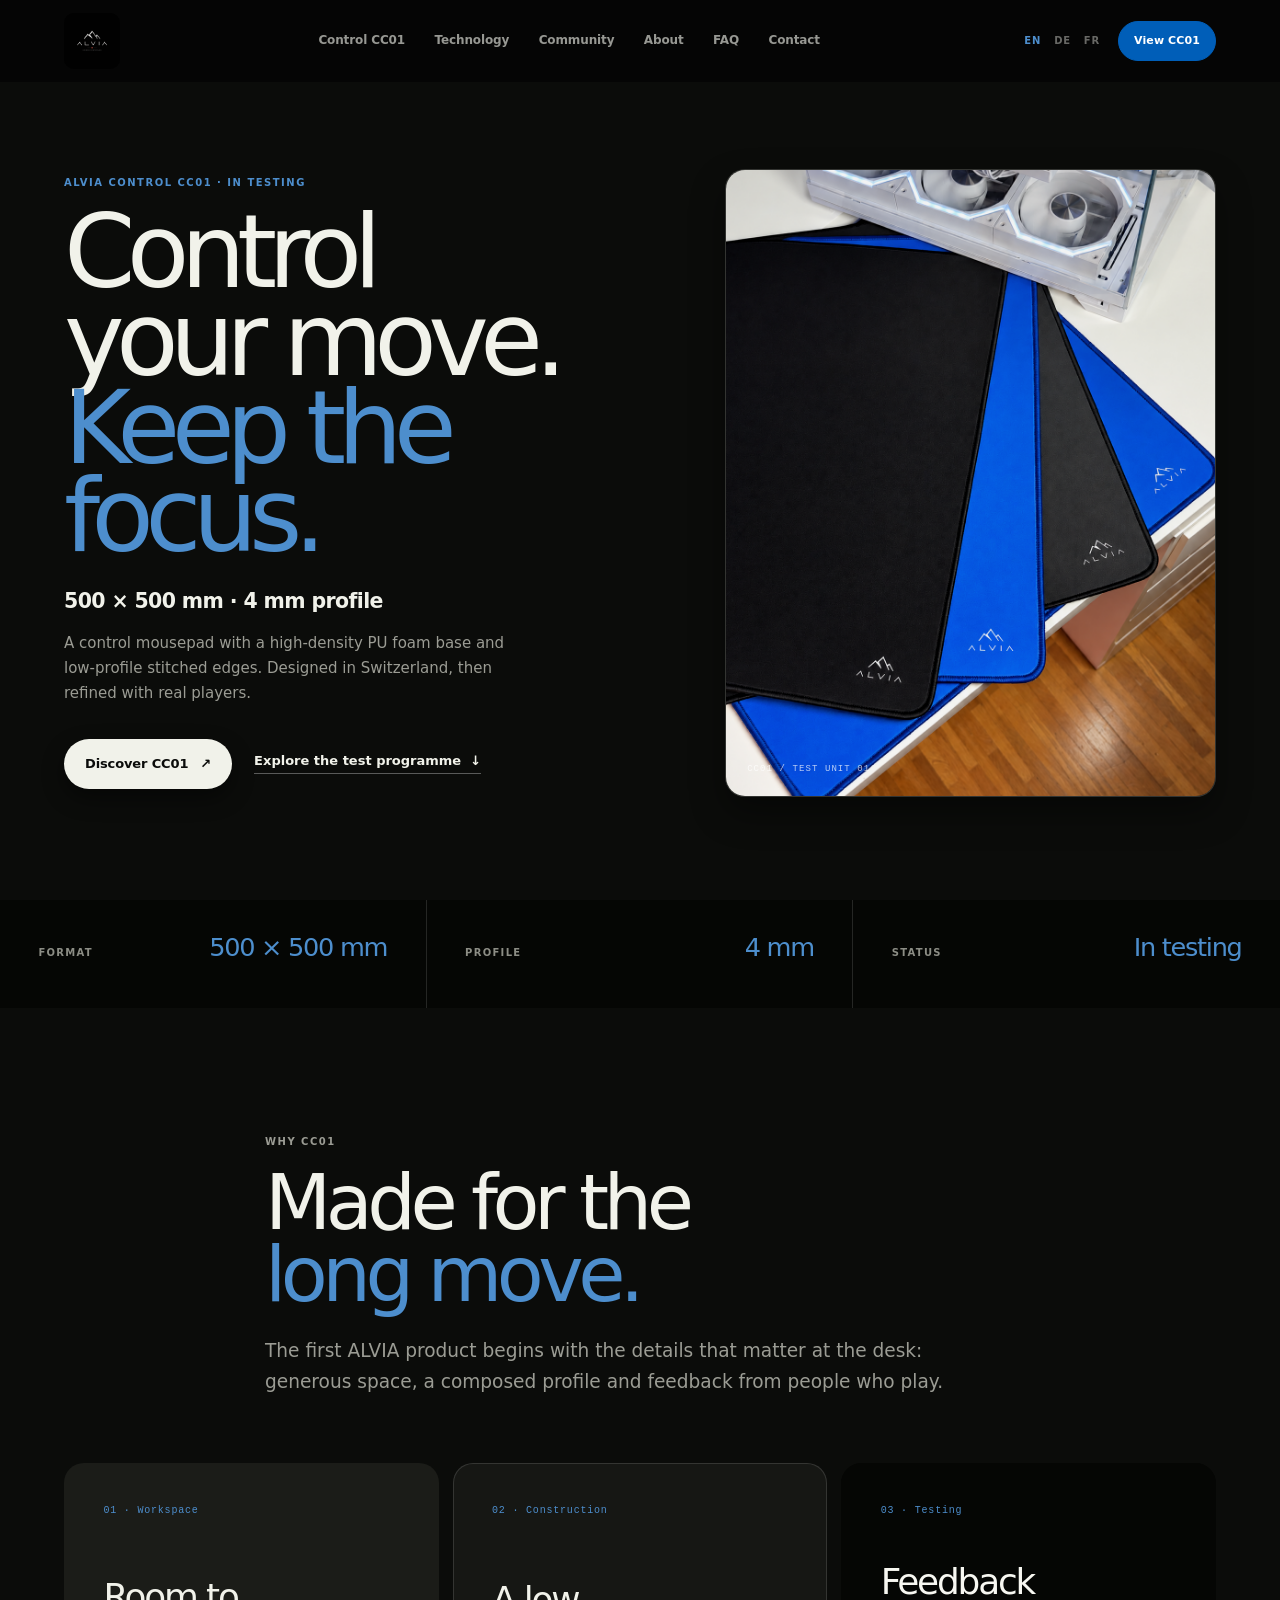
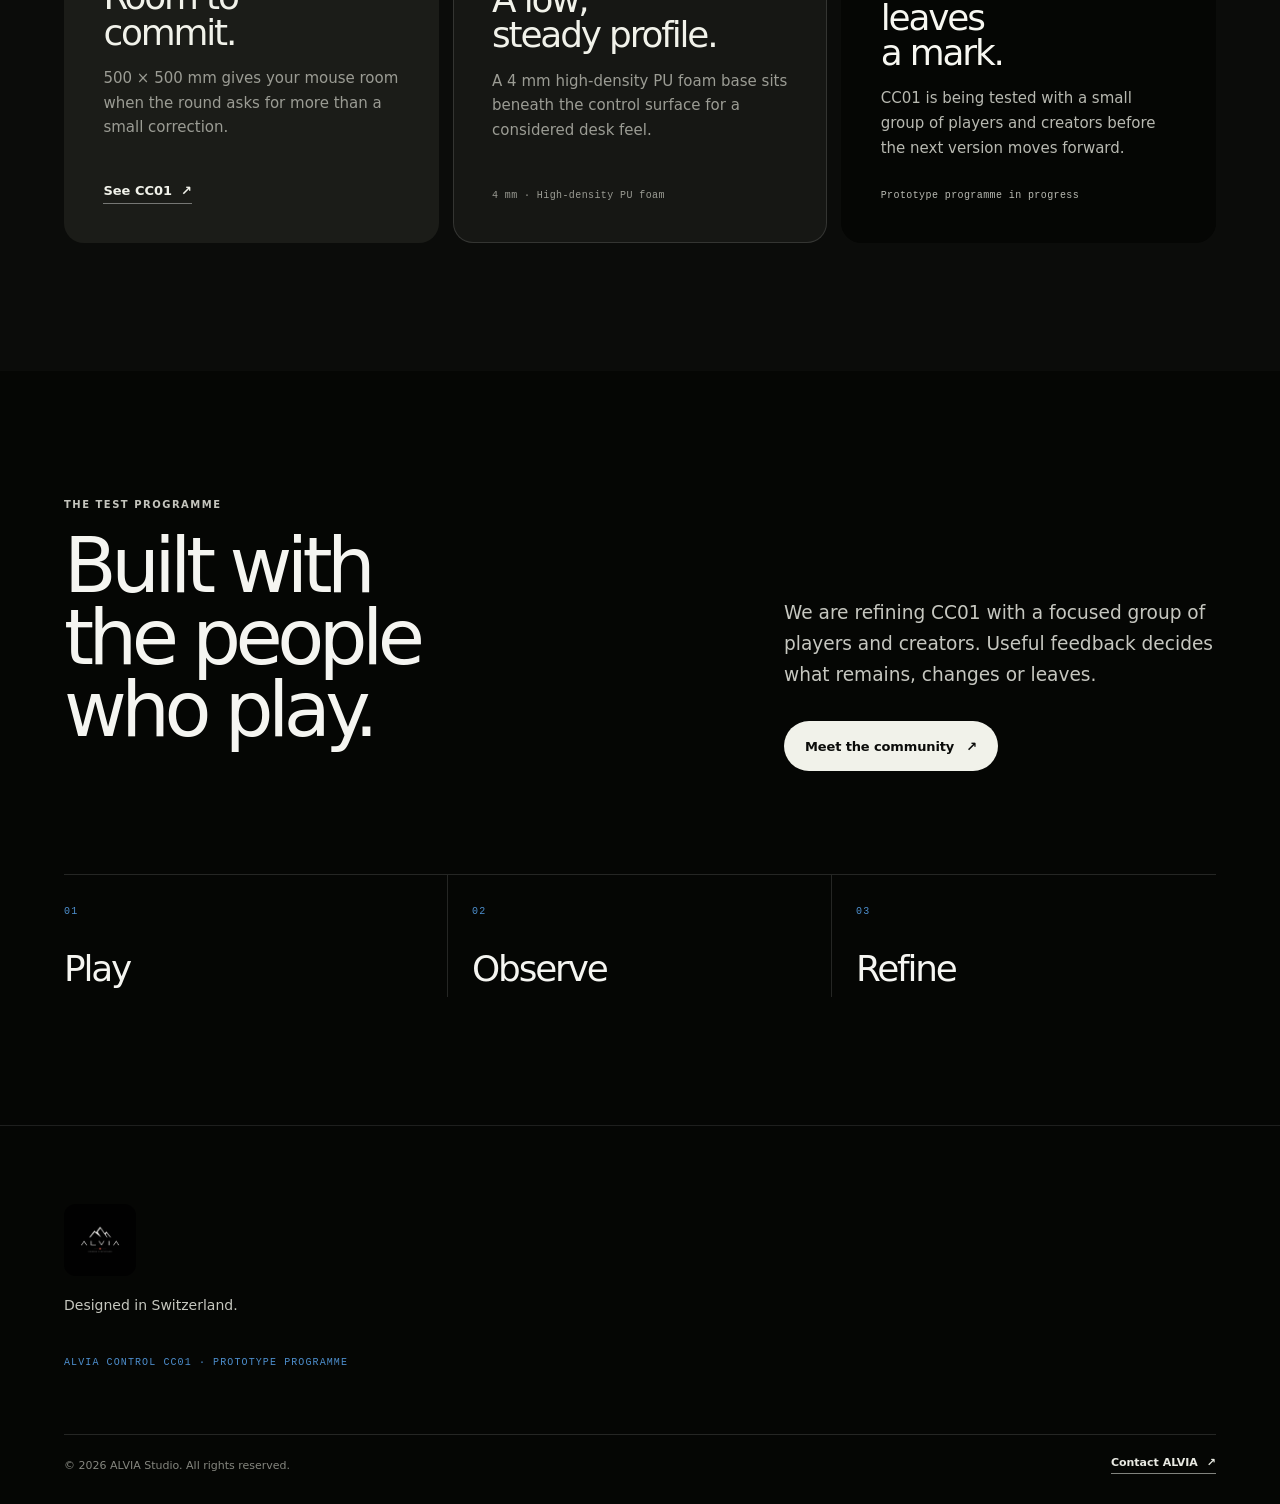
<file: index.html>
<!doctype html>
<html lang="en" class="no-js">
<head>
  <meta charset="utf-8">
  <meta name="viewport" content="width=device-width, initial-scale=1">
  <meta name="theme-color" content="#0b0c0a">
  <title>ALVIA — Control, refined.</title>
  <meta name="description" content="ALVIA Control CC01: a 500 × 500 mm control mousepad with a 4 mm high-density PU foam base. Designed in Switzerland and currently in testing.">
  <meta name="color-scheme" content="dark">
  <link rel="icon" type="image/png" href="ALVIA_Logooo.png">
  <link rel="apple-touch-icon" href="ALVIA_Logooo.png">
  <link rel="manifest" href="site.webmanifest">
  <link rel="canonical" href="https://alvia.studio/">
  <link rel="alternate" hreflang="en" href="https://alvia.studio/?lang=en">
  <link rel="alternate" hreflang="de" href="https://alvia.studio/?lang=de">
  <link rel="alternate" hreflang="fr" href="https://alvia.studio/?lang=fr">
  <link rel="alternate" hreflang="x-default" href="https://alvia.studio/">
  <meta property="og:type" content="website">
  <meta property="og:site_name" content="ALVIA">
  <meta property="og:locale" content="en_US">
  <meta property="og:locale:alternate" content="de_DE">
  <meta property="og:locale:alternate" content="fr_FR">
  <meta property="og:url" content="https://alvia.studio/">
  <meta property="og:title" content="ALVIA — Control, refined.">
  <meta property="og:description" content="ALVIA Control CC01: a 500 × 500 mm control mousepad with a 4 mm high-density PU foam base. Designed in Switzerland and currently in testing.">
  <meta property="og:image" content="https://alvia.studio/titel%20bild.png">
  <meta property="og:image:alt" content="ALVIA — Control CC01">
  <meta name="twitter:card" content="summary_large_image">
  <script type="application/ld+json">
    [
      {
        "@context": "https://schema.org",
        "@type": "Organization",
        "name": "ALVIA",
        "url": "https://alvia.studio/",
        "logo": "https://alvia.studio/ALVIA_Logooo.png",
        "email": "alviapads@gmail.com",
        "description": "Swiss product studio developing ALVIA Control CC01.",
        "address": { "@type": "PostalAddress", "addressCountry": "CH" }
      },
      {
        "@context": "https://schema.org",
        "@type": "WebSite",
        "name": "ALVIA",
        "url": "https://alvia.studio/",
        "inLanguage": ["en", "de", "fr"]
      }
    ]
  </script>
  <link rel="preconnect" href="https://rsms.me">
  <link rel="stylesheet" href="https://rsms.me/inter/inter.css">
  <link rel="preload" as="image" href="titel%20bild.png">
  <link rel="stylesheet" href="styles.css">
  <script>document.documentElement.classList.remove('no-js');</script>
</head>
<body class="page page--home" data-page="home">
  <a class="skip-link" href="#main-content" data-i18n="a11y.skip">Skip to content</a>
  <header class="nav nav--reference" id="nav" role="banner">
    <a class="nav__brand" href="index.html" data-i18n-aria="brand.aria" aria-label="ALVIA — Home">
      <img class="nav__logo" src="ALVIA_Logooo.png" alt="ALVIA" width="1254" height="1254">
    </a>
    <nav class="nav__links" id="primary-navigation" data-i18n-aria="nav.primary.label" aria-label="Primary navigation">
      <a href="products.html" data-page-link="products" data-i18n="nav.control">Control CC01</a>
      <a href="technology.html" data-page-link="technology" data-i18n="nav.technology">Technology</a>
      <a href="community.html" data-page-link="community" data-i18n="nav.community">Community</a>
      <a href="about.html" data-page-link="about" data-i18n="nav.about">About</a>
      <a href="faq.html" data-page-link="faq" data-i18n="nav.faq">FAQ</a>
      <a href="contact.html" data-page-link="contact" data-i18n="nav.contact">Contact</a>
    </nav>
    <div class="nav__actions">
      <button class="nav__toggle" type="button" aria-expanded="false" aria-controls="primary-navigation" data-i18n="nav.menu">Menu</button>
      <div class="nav__locale" role="group" data-i18n-aria="nav.lang.label" aria-label="Language">
        <button class="nav__lang is-active" type="button" data-lang="en" aria-pressed="true">EN</button>
        <button class="nav__lang" type="button" data-lang="de" aria-pressed="false">DE</button>
        <button class="nav__lang" type="button" data-lang="fr" aria-pressed="false">FR</button>
      </div>
      <a class="nav__shop" href="products.html" data-i18n="nav.shop">View CC01</a>
    </div>
  </header>

  <main id="main-content">
    <section class="hero page-home" aria-labelledby="hero-title">
      <div class="hero__copy">
        <p class="eyebrow reveal" data-i18n="hero.tag">ALVIA CONTROL CC01 · IN TESTING</p>
        <h1 class="hero__title reveal" id="hero-title">
          <span data-i18n="hero.title.a">Control your move.</span>
          <span data-i18n="hero.title.b">Keep the focus.</span>
        </h1>
        <p class="hero__sub reveal" data-i18n="hero.sub">500 × 500 mm · 4 mm profile</p>
        <p class="hero__note reveal" data-i18n="hero.note">A control mousepad with a high-density PU foam base and low-profile stitched edges. Designed in Switzerland, then refined with real players.</p>
        <div class="hero__actions reveal">
          <a class="button button--primary" href="products.html"><span data-i18n="hero.view">Discover CC01</span><span aria-hidden="true">↗</span></a>
          <a class="text-link" href="#testing"><span data-i18n="hero.cta">Explore the test programme</span><span aria-hidden="true">↓</span></a>
        </div>
      </div>
      <div class="hero__visual reveal">
        <figure class="hero__art bp-art">
          <img src="titel%20bild.png" data-i18n-aria="hero.img.alt" alt="ALVIA — Control CC01" width="900" height="1200" fetchpriority="high">
          <figcaption class="blueprint__tag" data-i18n="asset.hero.caption">CC01 / TEST UNIT 01</figcaption>
        </figure>
      </div>
    </section>

    <section class="fact-rail" data-i18n-aria="facts.aria" aria-label="CC01 key facts">
      <div class="fact-rail__inner">
        <article class="fact-rail__item reveal"><span data-i18n="home.fact.1.label">Format</span><strong data-i18n="home.fact.1.value">500 × 500 mm</strong></article>
        <article class="fact-rail__item reveal"><span data-i18n="home.fact.2.label">Profile</span><strong data-i18n="home.fact.2.value">4 mm</strong></article>
        <article class="fact-rail__item reveal"><span data-i18n="home.fact.3.label">Status</span><strong data-i18n="home.fact.3.value">In testing</strong></article>
      </div>
    </section>

    <section class="collection section" aria-labelledby="collection-title">
      <div class="section-heading collection__head">
        <p class="eyebrow reveal" data-i18n="collection.tag">Why CC01</p>
        <h2 class="section__title reveal" id="collection-title"><span data-i18n="collection.title.a">Made for the</span> <span class="section__title-muted" data-i18n="collection.title.b">long move.</span></h2>
        <p class="lede reveal" data-i18n="collection.lede">The first ALVIA product begins with the details that matter at the desk: generous space, a composed profile and feedback from people who play.</p>
      </div>
      <div class="collection__grid">
        <article class="collection-card collection-card--current reveal">
          <span class="collection-card__index" data-i18n="collection.current.status">01 · Workspace</span>
          <h3 data-i18n="collection.current.title">Room to commit.</h3>
          <p data-i18n="collection.current.body">500 × 500 mm gives your mouse room when the round asks for more than a small correction.</p>
          <a class="text-link text-link--dark" href="products.html"><span data-i18n="collection.current.link">See CC01</span><span aria-hidden="true">↗</span></a>
        </article>
        <article class="collection-card reveal">
          <span class="collection-card__index" data-i18n="collection.next.status">02 · Construction</span>
          <h3 data-i18n="collection.next.title">A low, steady profile.</h3>
          <p data-i18n="collection.next.body">A 4 mm high-density PU foam base sits beneath the control surface for a considered desk feel.</p>
          <span class="collection-card__quiet" data-i18n="collection.next.note">4 mm · High-density PU foam</span>
        </article>
        <article class="collection-card collection-card--ink reveal">
          <span class="collection-card__index" data-i18n="collection.future.status">03 · Testing</span>
          <h3 data-i18n="collection.future.title">Feedback leaves a mark.</h3>
          <p data-i18n="collection.future.body">CC01 is being tested with a small group of players and creators before the next version moves forward.</p>
          <span class="collection-card__quiet" data-i18n="collection.future.note">Prototype programme in progress</span>
        </article>
      </div>
    </section>

    <section class="testing section section--dark" id="testing" aria-labelledby="testing-title">
      <div class="testing__grid">
        <div>
          <p class="eyebrow reveal" data-i18n="home.testing.tag">The test programme</p>
          <h2 class="section__title reveal" id="testing-title" data-i18n="home.testing.title">Built with the people who play.</h2>
        </div>
        <div class="testing__copy reveal">
          <p class="lede lede--inverse" data-i18n="home.testing.lede">We are refining CC01 with a focused group of players and creators. Useful feedback decides what remains, changes or leaves.</p>
          <a class="button button--light" href="community.html"><span data-i18n="home.testing.link">Meet the community</span><span aria-hidden="true">↗</span></a>
        </div>
      </div>
      <ol class="testing__steps" data-i18n-aria="home.steps.aria" aria-label="Testing process">
        <li class="reveal"><span>01</span><p data-i18n="home.step.1">Play</p></li>
        <li class="reveal"><span>02</span><p data-i18n="home.step.2">Observe</p></li>
        <li class="reveal"><span>03</span><p data-i18n="home.step.3">Refine</p></li>
      </ol>
    </section>
  </main>

  <footer class="footer" role="contentinfo">
    <div class="footer__inner">
      <a class="footer__brand" href="index.html" data-i18n-aria="brand.aria" aria-label="ALVIA — Home"><img class="footer__logo" src="ALVIA_Logooo.png" alt="ALVIA" width="1254" height="1254" loading="lazy"></a>
      <p class="footer__origin" data-i18n="footer.origin">Designed in Switzerland.</p>
      <p class="footer__signal" data-i18n="footer.signal">ALVIA CONTROL CC01 · PROTOTYPE PROGRAMME</p>
      <div class="footer__bottom"><p data-i18n="footer.copyright">© 2026 ALVIA Studio. All rights reserved.</p><a class="text-link" href="mailto:alviapads@gmail.com"><span data-i18n="footer.contact">Contact ALVIA</span><span aria-hidden="true">↗</span></a></div>
    </div>
  </footer>
  <script src="script.js"></script>
</body>
</html>
</file>
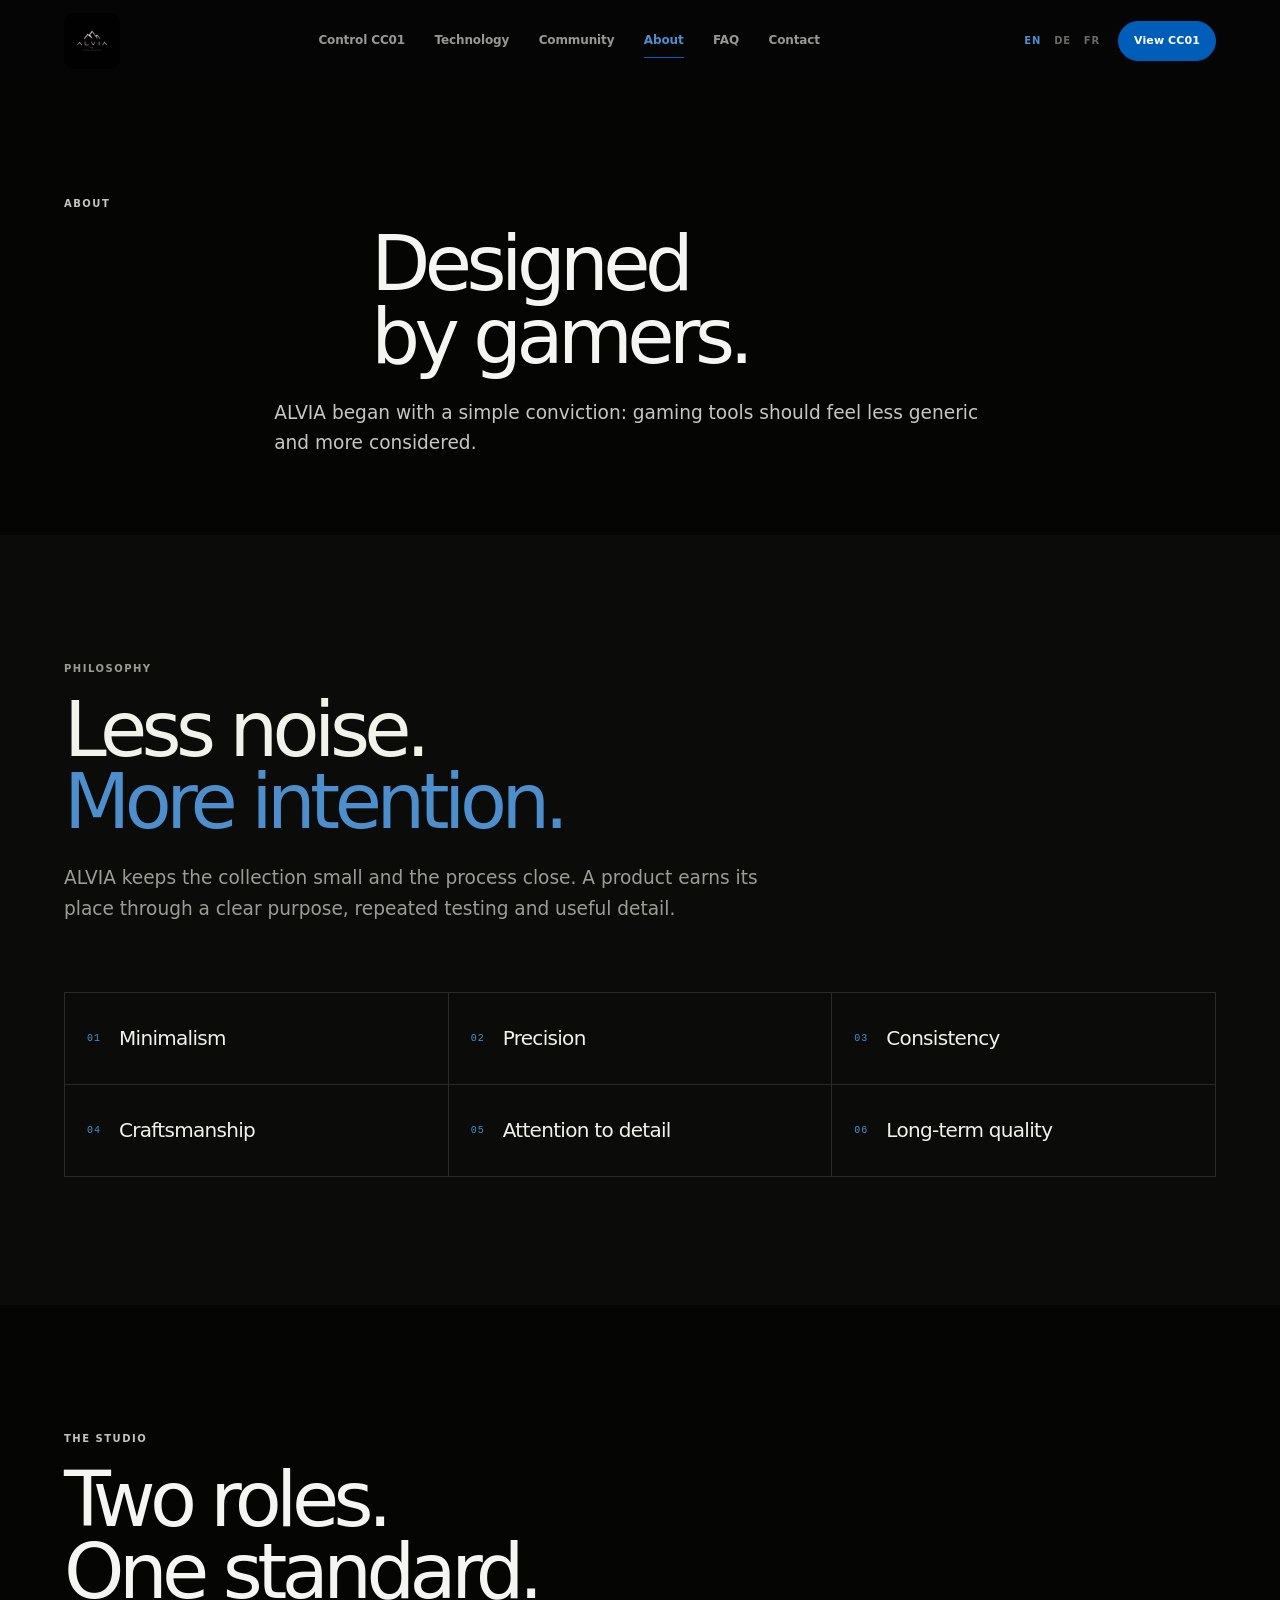
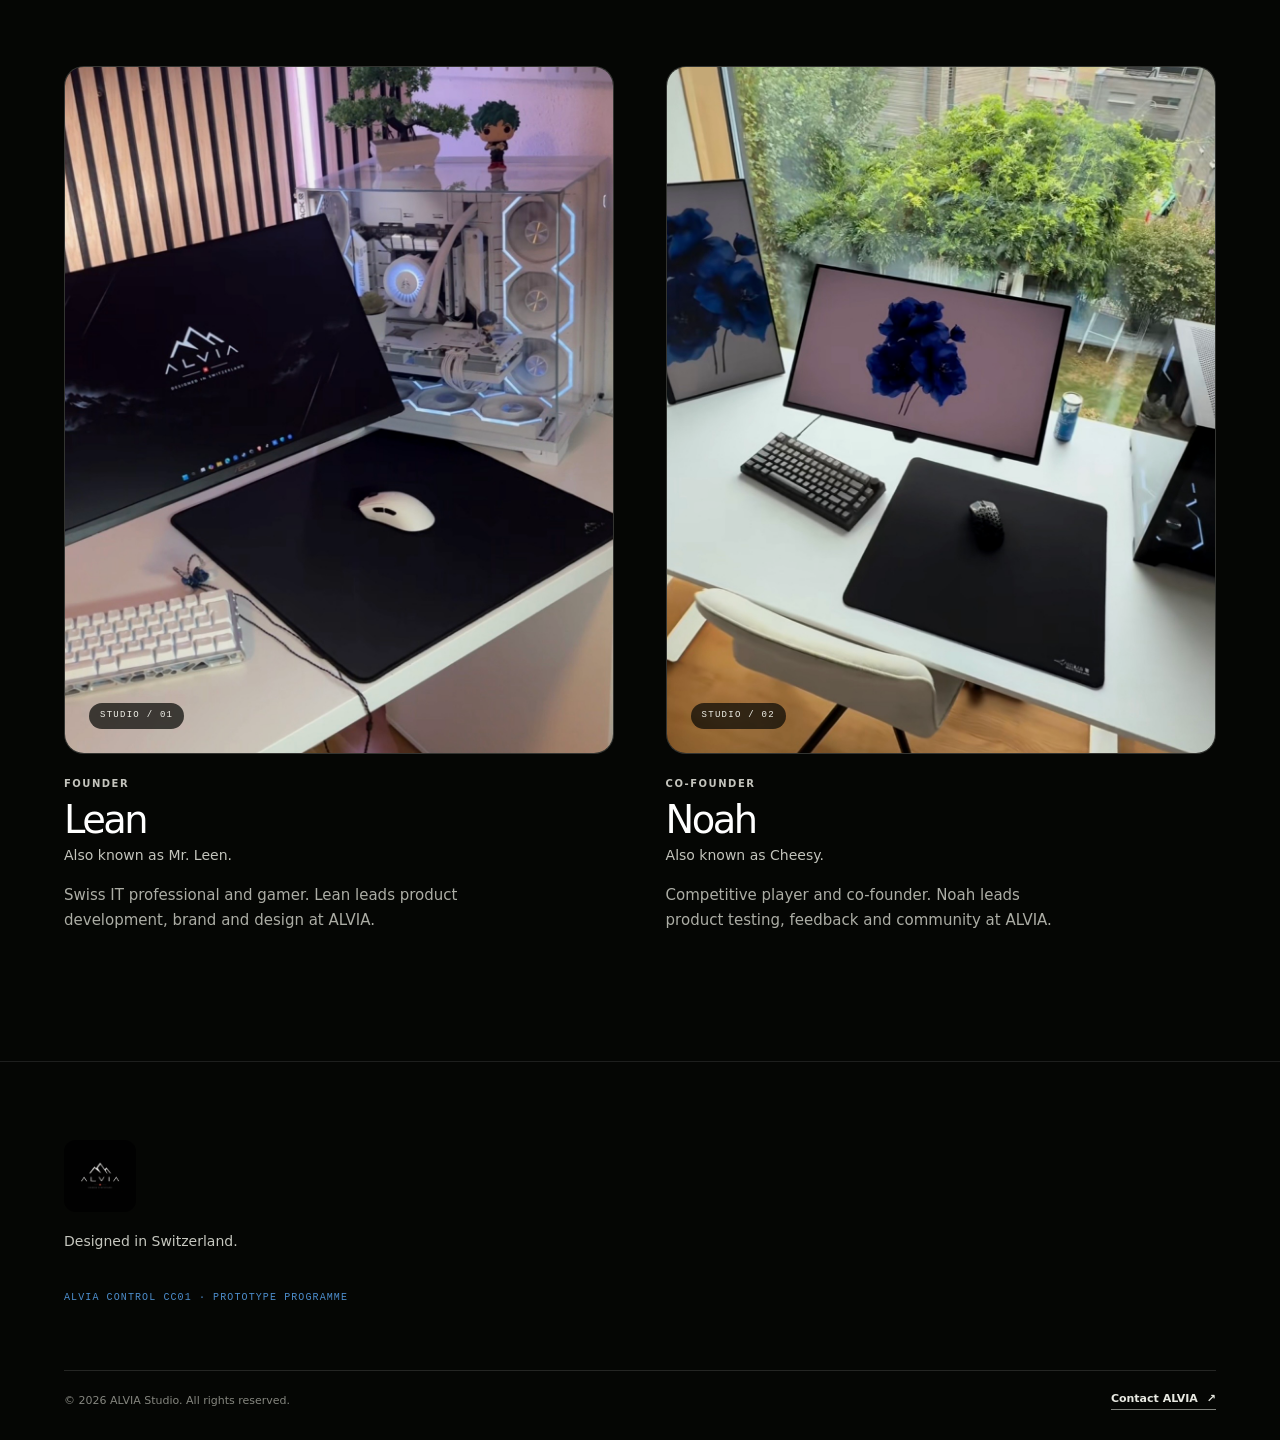
<file: about.html>
<!doctype html>
<html lang="en" class="no-js">
<head>
  <meta charset="utf-8">
  <meta name="viewport" content="width=device-width, initial-scale=1">
  <meta name="theme-color" content="#0b0c0a">
  <title>ALVIA — The studio</title>
  <meta name="description" content="Meet the small Swiss studio developing ALVIA Control CC01.">
  <meta name="color-scheme" content="dark">
  <link rel="icon" type="image/png" href="ALVIA_Logooo.png">
  <link rel="apple-touch-icon" href="ALVIA_Logooo.png">
  <link rel="manifest" href="site.webmanifest">
  <link rel="canonical" href="https://alvia.studio/about.html">
  <link rel="alternate" hreflang="en" href="https://alvia.studio/about.html?lang=en">
  <link rel="alternate" hreflang="de" href="https://alvia.studio/about.html?lang=de">
  <link rel="alternate" hreflang="fr" href="https://alvia.studio/about.html?lang=fr">
  <link rel="alternate" hreflang="x-default" href="https://alvia.studio/about.html">
  <meta property="og:type" content="website">
  <meta property="og:site_name" content="ALVIA">
  <meta property="og:locale" content="en_US">
  <meta property="og:locale:alternate" content="de_DE">
  <meta property="og:locale:alternate" content="fr_FR">
  <meta property="og:url" content="https://alvia.studio/about.html">
  <meta property="og:title" content="ALVIA — The studio">
  <meta property="og:description" content="Meet the small Swiss studio developing ALVIA Control CC01.">
  <meta property="og:image" content="https://alvia.studio/black_topside.png">
  <meta property="og:image:alt" content="ALVIA Control CC01 in Moonnight Black — side and top view">
  <meta name="twitter:card" content="summary_large_image">
  <script type="application/ld+json">
    {
      "@context": "https://schema.org",
      "@type": "Organization",
      "name": "ALVIA",
      "url": "https://alvia.studio/",
      "logo": "https://alvia.studio/ALVIA_Logooo.png",
      "email": "alviapads@gmail.com",
      "address": { "@type": "PostalAddress", "addressCountry": "CH" }
    }
  </script>
  <link rel="preconnect" href="https://rsms.me">
  <link rel="stylesheet" href="https://rsms.me/inter/inter.css">
  <link rel="stylesheet" href="styles.css">
  <script>document.documentElement.classList.remove('no-js');</script>
</head>
<body class="page page--about" data-page="about">
  <a class="skip-link" href="#main-content" data-i18n="a11y.skip">Skip to content</a>
  <header class="nav nav--reference" id="nav" role="banner">
    <a class="nav__brand" href="index.html" data-i18n-aria="brand.aria" aria-label="ALVIA — Home"><img class="nav__logo" src="ALVIA_Logooo.png" alt="ALVIA" width="1254" height="1254"></a>
    <nav class="nav__links" id="primary-navigation" data-i18n-aria="nav.primary.label" aria-label="Primary navigation"><a href="products.html" data-page-link="products" data-i18n="nav.control">Control CC01</a><a href="technology.html" data-page-link="technology" data-i18n="nav.technology">Technology</a><a href="community.html" data-page-link="community" data-i18n="nav.community">Community</a><a href="about.html" data-page-link="about" data-i18n="nav.about">About</a><a href="faq.html" data-page-link="faq" data-i18n="nav.faq">FAQ</a><a href="contact.html" data-page-link="contact" data-i18n="nav.contact">Contact</a></nav>
    <div class="nav__actions"><button class="nav__toggle" type="button" aria-expanded="false" aria-controls="primary-navigation" data-i18n="nav.menu">Menu</button><div class="nav__locale" role="group" data-i18n-aria="nav.lang.label" aria-label="Language"><button class="nav__lang is-active" type="button" data-lang="en" aria-pressed="true">EN</button><button class="nav__lang" type="button" data-lang="de" aria-pressed="false">DE</button><button class="nav__lang" type="button" data-lang="fr" aria-pressed="false">FR</button></div><a class="nav__shop" href="products.html" data-i18n="nav.shop">View CC01</a></div>
  </header>

  <main id="main-content">
    <section class="page-hero page-hero--about section section--dark" aria-labelledby="about-title">
      <p class="eyebrow reveal" data-i18n="about.tag">About</p>
      <h1 class="section__title reveal" id="about-title" data-i18n="about.title">Designed by gamers.</h1>
      <p class="lede lede--inverse reveal" data-i18n="about.lede">ALVIA began with a simple conviction: gaming tools should feel less generic and more considered.</p>
    </section>

    <section class="philosophy section" aria-labelledby="philosophy-title">
      <div class="philosophy__inner">
        <p class="eyebrow reveal" data-i18n="philosophy.tag">Philosophy</p>
        <h2 class="section__title reveal" id="philosophy-title"><span data-i18n="philosophy.title.a">Less noise.</span><br><span class="section__title-muted" data-i18n="philosophy.title.b">More intention.</span></h2>
        <p class="lede reveal" data-i18n="philosophy.lede">ALVIA keeps the collection small and the process close. A product earns its place through a clear purpose, repeated testing and useful detail.</p>
        <ol class="pillars reveal" data-i18n-aria="principles.label" aria-label="Design principles">
          <li><span class="pillars__num">01</span><span data-i18n="philosophy.pillar.1">Minimalism</span></li><li><span class="pillars__num">02</span><span data-i18n="philosophy.pillar.2">Precision</span></li><li><span class="pillars__num">03</span><span data-i18n="philosophy.pillar.3">Consistency</span></li><li><span class="pillars__num">04</span><span data-i18n="philosophy.pillar.4">Craftsmanship</span></li><li><span class="pillars__num">05</span><span data-i18n="philosophy.pillar.5">Attention to detail</span></li><li><span class="pillars__num">06</span><span data-i18n="philosophy.pillar.6">Long-term quality</span></li>
        </ol>
      </div>
    </section>

    <section class="about section section--dark" data-i18n-aria="about.section.aria" aria-label="The ALVIA studio">
      <div class="about__head"><p class="eyebrow reveal" data-i18n="about.studio.tag">The studio</p><h2 class="section__title reveal" data-i18n="about.studio.title">Two roles. One standard.</h2></div>
      <div class="founders">
        <article class="founder reveal">
          <figure class="founder__portrait">
            <img class="founder__photo" src="Lean.jpeg" data-i18n-aria="founder.alt.1" alt="Lean’s desk setup with an ALVIA Control CC01 mousepad" loading="lazy">
            <figcaption>STUDIO / 01</figcaption>
          </figure>
          <div class="founder__copy"><p class="eyebrow" data-i18n="founder.role.1">Founder</p><h2 class="founder__name">Lean</h2><p class="founder__alias" data-i18n="founder.alias.1">Also known as Mr. Leen.</p><p class="founder__bio" data-i18n="founder.bio.1">Swiss IT professional and gamer. Lean leads product development, brand and design at ALVIA.</p></div>
        </article>
        <article class="founder reveal">
          <figure class="founder__portrait">
            <img class="founder__photo" src="Noah.jpeg" data-i18n-aria="founder.alt.2" alt="Noah’s desk setup with an ALVIA Control CC01 mousepad" loading="lazy">
            <figcaption>STUDIO / 02</figcaption>
          </figure>
          <div class="founder__copy"><p class="eyebrow" data-i18n="founder.role.2">Co-Founder</p><h2 class="founder__name">Noah</h2><p class="founder__alias" data-i18n="founder.alias.2">Also known as Cheesy.</p><p class="founder__bio" data-i18n="founder.bio.2">Competitive player and co-founder. Noah leads product testing, feedback and community at ALVIA.</p></div>
        </article>
      </div>
    </section>
  </main>

  <footer class="footer" role="contentinfo"><div class="footer__inner"><a class="footer__brand" href="index.html" data-i18n-aria="brand.aria" aria-label="ALVIA — Home"><img class="footer__logo" src="ALVIA_Logooo.png" alt="ALVIA" width="1254" height="1254" loading="lazy"></a><p class="footer__origin" data-i18n="footer.origin">Designed in Switzerland.</p><p class="footer__signal" data-i18n="footer.signal">ALVIA CONTROL CC01 · PROTOTYPE PROGRAMME</p><div class="footer__bottom"><p data-i18n="footer.copyright">© 2026 ALVIA Studio. All rights reserved.</p><a class="text-link" href="mailto:alviapads@gmail.com"><span data-i18n="footer.contact">Contact ALVIA</span><span aria-hidden="true">↗</span></a></div></div></footer>
  <script src="script.js"></script>
</body>
</html>
</file>
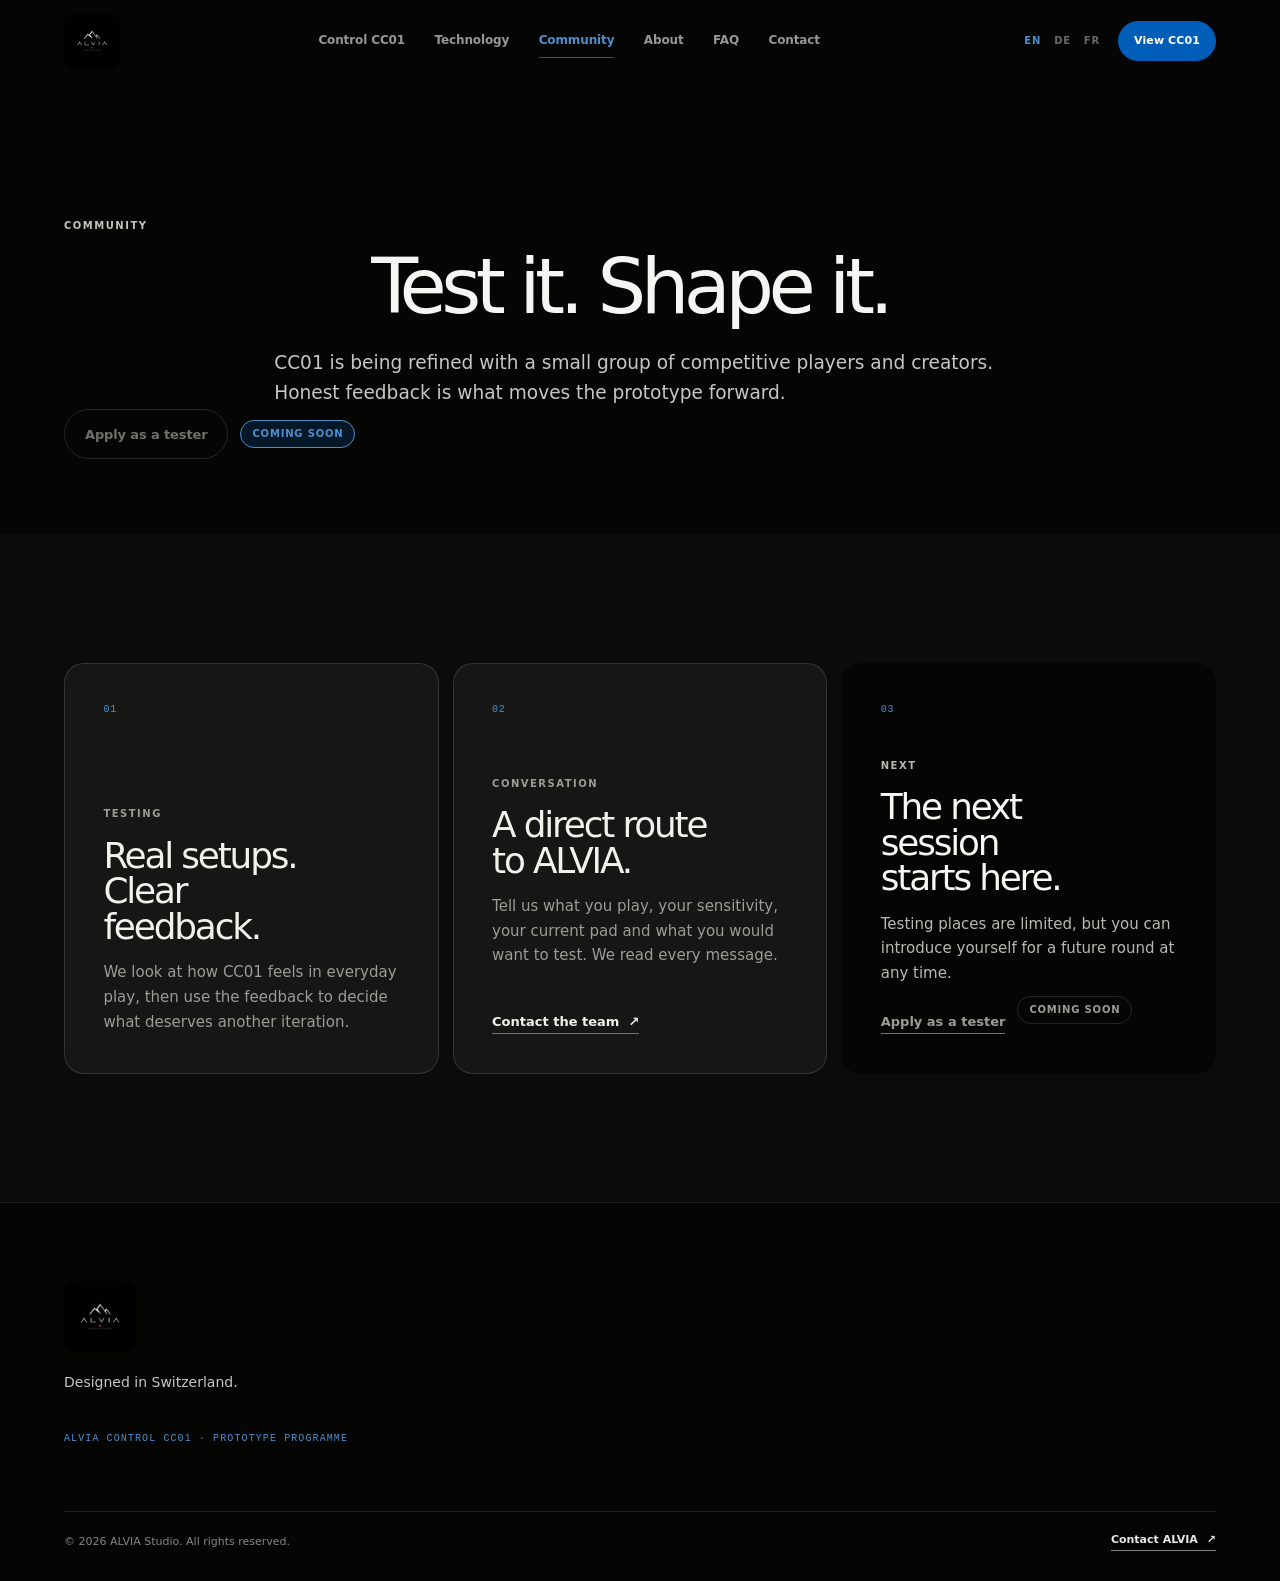
<file: community.html>
<!doctype html>
<html lang="en" class="no-js">
<head>
  <meta charset="utf-8">
  <meta name="viewport" content="width=device-width, initial-scale=1">
  <meta name="theme-color" content="#0b0c0a">
  <title>ALVIA — Test the prototype</title>
  <meta name="description" content="Follow the ALVIA Control CC01 testing programme and share considered feedback.">
  <meta name="color-scheme" content="dark">
  <link rel="icon" type="image/png" href="ALVIA_Logooo.png">
  <link rel="apple-touch-icon" href="ALVIA_Logooo.png">
  <link rel="manifest" href="site.webmanifest">
  <link rel="canonical" href="https://alvia.studio/community.html">
  <link rel="alternate" hreflang="en" href="https://alvia.studio/community.html?lang=en">
  <link rel="alternate" hreflang="de" href="https://alvia.studio/community.html?lang=de">
  <link rel="alternate" hreflang="fr" href="https://alvia.studio/community.html?lang=fr">
  <link rel="alternate" hreflang="x-default" href="https://alvia.studio/community.html">
  <meta property="og:type" content="website">
  <meta property="og:site_name" content="ALVIA">
  <meta property="og:locale" content="en_US">
  <meta property="og:locale:alternate" content="de_DE">
  <meta property="og:locale:alternate" content="fr_FR">
  <meta property="og:url" content="https://alvia.studio/community.html">
  <meta property="og:title" content="ALVIA — Test the prototype">
  <meta property="og:description" content="Follow the ALVIA Control CC01 testing programme and share considered feedback.">
  <meta property="og:image" content="https://alvia.studio/blue_top.png">
  <meta property="og:image:alt" content="ALVIA Control CC01 in Phantom Blue — top view">
  <meta name="twitter:card" content="summary_large_image">
  <script type="application/ld+json">
    {
      "@context": "https://schema.org",
      "@type": "Organization",
      "name": "ALVIA",
      "url": "https://alvia.studio/",
      "logo": "https://alvia.studio/ALVIA_Logooo.png",
      "email": "alviapads@gmail.com",
      "address": { "@type": "PostalAddress", "addressCountry": "CH" }
    }
  </script>
  <link rel="preconnect" href="https://rsms.me">
  <link rel="stylesheet" href="https://rsms.me/inter/inter.css">
  <link rel="stylesheet" href="styles.css">
  <script>document.documentElement.classList.remove('no-js');</script>
</head>
<body class="page page--community" data-page="community">
  <a class="skip-link" href="#main-content" data-i18n="a11y.skip">Skip to content</a>
  <header class="nav nav--reference" id="nav" role="banner">
    <a class="nav__brand" href="index.html" data-i18n-aria="brand.aria" aria-label="ALVIA — Home"><img class="nav__logo" src="ALVIA_Logooo.png" alt="ALVIA" width="1254" height="1254"></a>
    <nav class="nav__links" id="primary-navigation" data-i18n-aria="nav.primary.label" aria-label="Primary navigation"><a href="products.html" data-page-link="products" data-i18n="nav.control">Control CC01</a><a href="technology.html" data-page-link="technology" data-i18n="nav.technology">Technology</a><a href="community.html" data-page-link="community" data-i18n="nav.community">Community</a><a href="about.html" data-page-link="about" data-i18n="nav.about">About</a><a href="faq.html" data-page-link="faq" data-i18n="nav.faq">FAQ</a><a href="contact.html" data-page-link="contact" data-i18n="nav.contact">Contact</a></nav>
    <div class="nav__actions"><button class="nav__toggle" type="button" aria-expanded="false" aria-controls="primary-navigation" data-i18n="nav.menu">Menu</button><div class="nav__locale" role="group" data-i18n-aria="nav.lang.label" aria-label="Language"><button class="nav__lang is-active" type="button" data-lang="en" aria-pressed="true">EN</button><button class="nav__lang" type="button" data-lang="de" aria-pressed="false">DE</button><button class="nav__lang" type="button" data-lang="fr" aria-pressed="false">FR</button></div><a class="nav__shop" href="products.html" data-i18n="nav.shop">View CC01</a></div>
  </header>

  <main id="main-content">
    <section class="page-hero page-hero--community section section--dark" aria-labelledby="community-title">
      <p class="eyebrow reveal" data-i18n="community.tag">Community</p>
      <h1 class="section__title reveal" id="community-title" data-i18n="community.title">Test it. Shape it.</h1>
      <p class="lede lede--inverse reveal" data-i18n="community.lede">CC01 is being refined with a small group of competitive players and creators. Honest feedback is what moves the prototype forward.</p>
      <span class="apply-soon reveal"><button class="button button--light" type="button" disabled aria-disabled="true"><span data-i18n="community.card.3.link">Apply as a tester</span></button><span class="apply-soon__badge" data-i18n="community.apply.soon">Coming soon</span></span>
    </section>

    <section class="community-grid section" data-i18n-aria="community.section.aria" aria-label="Testing programme">
      <article class="community-card reveal"><span class="community-card__index">01</span><p class="eyebrow" data-i18n="community.card.1.tag">Testing</p><h2 data-i18n="community.card.1.title">Real setups. Clear feedback.</h2><p data-i18n="community.card.1.body">We look at how CC01 feels in everyday play, then use the feedback to decide what deserves another iteration.</p></article>
      <article class="community-card reveal"><span class="community-card__index">02</span><p class="eyebrow" data-i18n="community.card.2.tag">Conversation</p><h2 data-i18n="community.card.2.title">A direct route to ALVIA.</h2><p data-i18n="community.card.2.body">Tell us what you play, your sensitivity, your current pad and what you would want to test. We read every message.</p><a class="text-link text-link--dark" href="contact.html"><span data-i18n="community.card.2.link">Contact the team</span><span aria-hidden="true">↗</span></a></article>
      <article class="community-card community-card--dark reveal"><span class="community-card__index">03</span><p class="eyebrow" data-i18n="community.card.3.tag">Next</p><h2 data-i18n="community.card.3.title">The next session starts here.</h2><p data-i18n="community.card.3.body">Testing places are limited, but you can introduce yourself for a future round at any time.</p><span class="apply-soon apply-soon--quiet"><span class="text-link text-link--inverse is-disabled" aria-disabled="true"><span data-i18n="community.card.3.link">Apply as a tester</span></span><span class="apply-soon__badge" data-i18n="community.apply.soon">Coming soon</span></span></article>
    </section>
  </main>

  <footer class="footer" role="contentinfo"><div class="footer__inner"><a class="footer__brand" href="index.html" data-i18n-aria="brand.aria" aria-label="ALVIA — Home"><img class="footer__logo" src="ALVIA_Logooo.png" alt="ALVIA" width="1254" height="1254" loading="lazy"></a><p class="footer__origin" data-i18n="footer.origin">Designed in Switzerland.</p><p class="footer__signal" data-i18n="footer.signal">ALVIA CONTROL CC01 · PROTOTYPE PROGRAMME</p><div class="footer__bottom"><p data-i18n="footer.copyright">© 2026 ALVIA Studio. All rights reserved.</p><a class="text-link" href="mailto:alviapads@gmail.com"><span data-i18n="footer.contact">Contact ALVIA</span><span aria-hidden="true">↗</span></a></div></div></footer>
  <script src="script.js"></script>
</body>
</html>
</file>
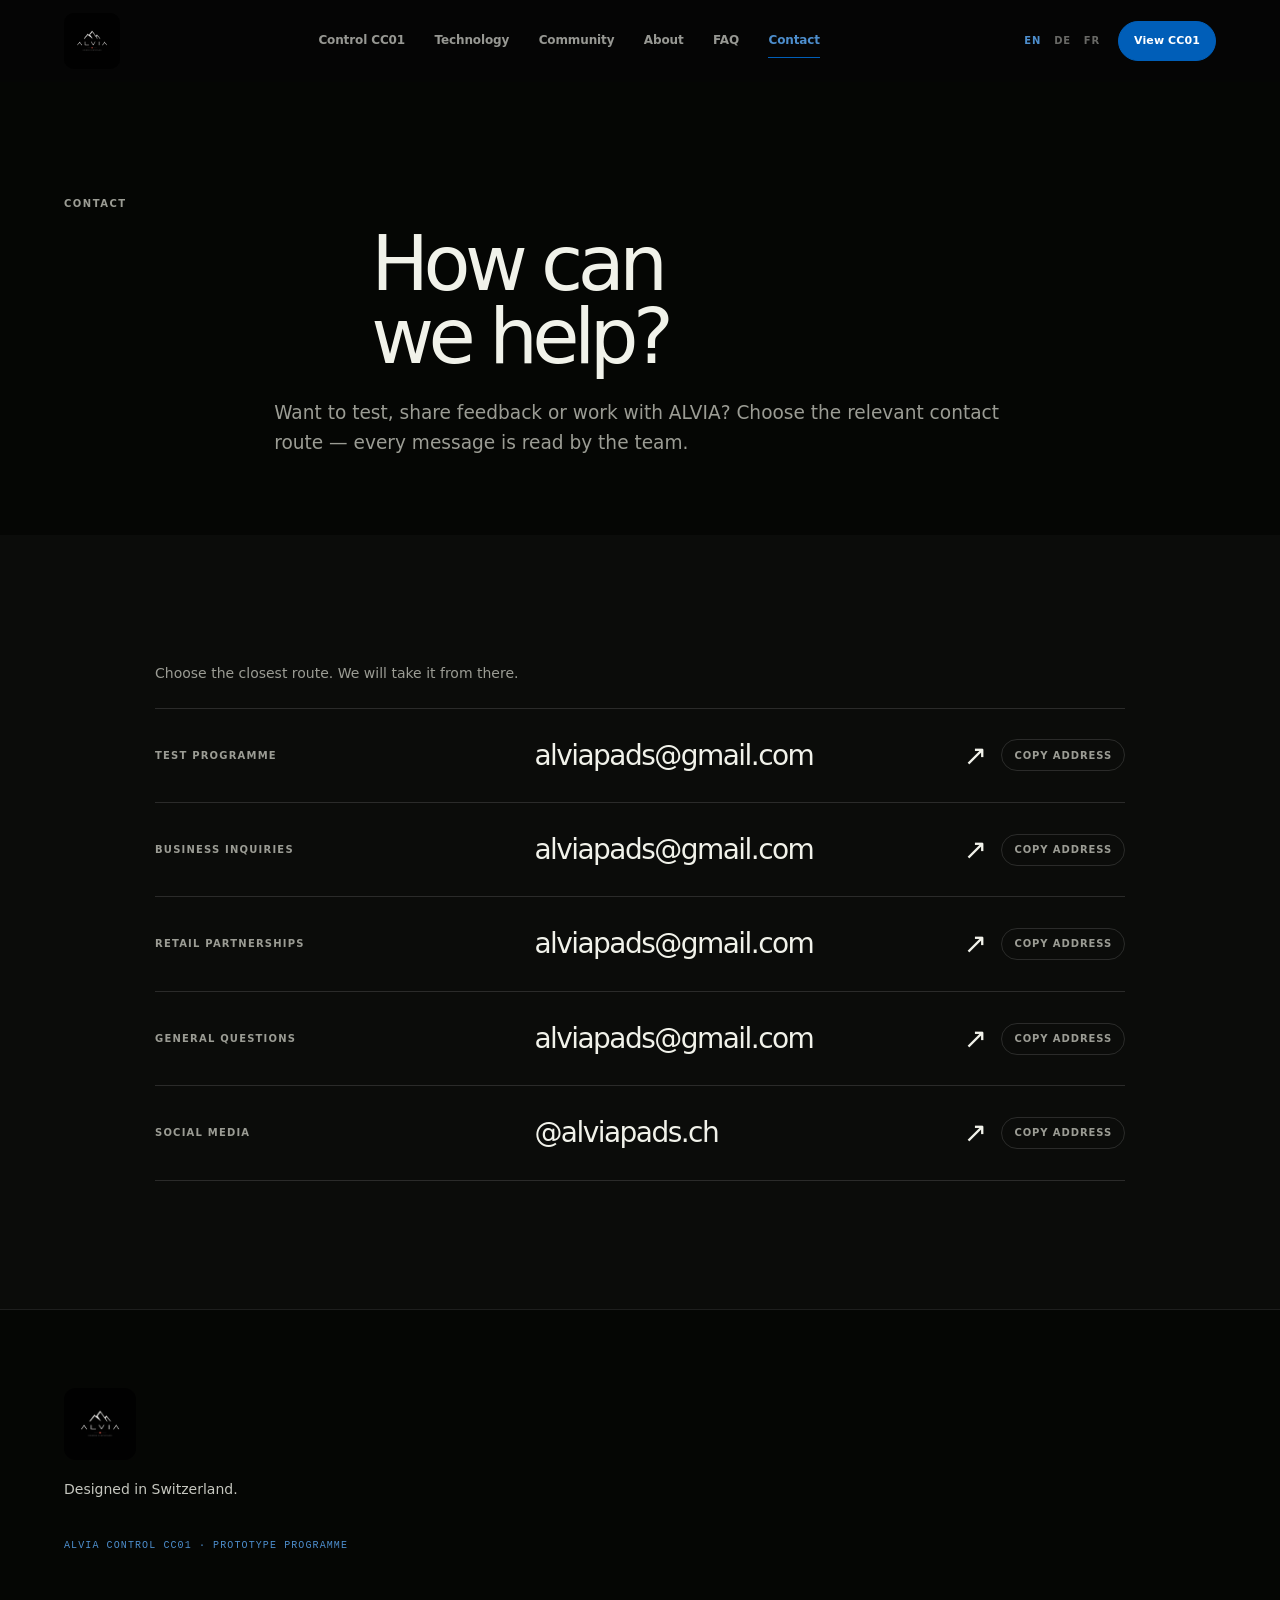
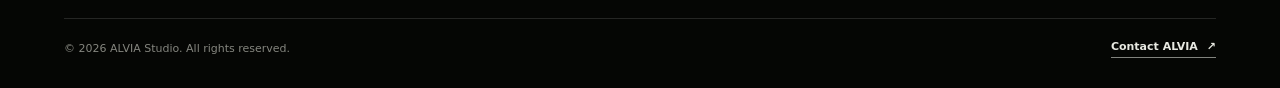
<file: contact.html>
<!doctype html>
<html lang="en" class="no-js">
<head>
  <meta charset="utf-8">
  <meta name="viewport" content="width=device-width, initial-scale=1">
  <meta name="theme-color" content="#0b0c0a">
  <title>ALVIA — Contact</title>
  <meta name="description" content="Contact ALVIA about product testing, feedback, partnerships or general questions.">
  <meta name="color-scheme" content="dark">
  <link rel="icon" type="image/png" href="ALVIA_Logooo.png">
  <link rel="apple-touch-icon" href="ALVIA_Logooo.png">
  <link rel="manifest" href="site.webmanifest">
  <link rel="canonical" href="https://alvia.studio/contact.html">
  <link rel="alternate" hreflang="en" href="https://alvia.studio/contact.html?lang=en">
  <link rel="alternate" hreflang="de" href="https://alvia.studio/contact.html?lang=de">
  <link rel="alternate" hreflang="fr" href="https://alvia.studio/contact.html?lang=fr">
  <link rel="alternate" hreflang="x-default" href="https://alvia.studio/contact.html">
  <meta property="og:type" content="website">
  <meta property="og:site_name" content="ALVIA">
  <meta property="og:locale" content="en_US">
  <meta property="og:locale:alternate" content="de_DE">
  <meta property="og:locale:alternate" content="fr_FR">
  <meta property="og:url" content="https://alvia.studio/contact.html">
  <meta property="og:title" content="ALVIA — Contact">
  <meta property="og:description" content="Contact ALVIA about product testing, feedback, partnerships or general questions.">
  <meta property="og:image" content="https://alvia.studio/black_top.png">
  <meta property="og:image:alt" content="ALVIA Control CC01 in Moonnight Black — top view">
  <meta name="twitter:card" content="summary_large_image">
  <script type="application/ld+json">
    {
      "@context": "https://schema.org",
      "@type": "Organization",
      "name": "ALVIA",
      "url": "https://alvia.studio/",
      "logo": "https://alvia.studio/ALVIA_Logooo.png",
      "email": "alviapads@gmail.com",
      "address": { "@type": "PostalAddress", "addressCountry": "CH" }
    }
  </script>
  <link rel="preconnect" href="https://rsms.me">
  <link rel="stylesheet" href="https://rsms.me/inter/inter.css">
  <link rel="stylesheet" href="styles.css">
  <script>document.documentElement.classList.remove('no-js');</script>
</head>
<body class="page page--contact" data-page="contact">
  <a class="skip-link" href="#main-content" data-i18n="a11y.skip">Skip to content</a>
  <header class="nav nav--reference" id="nav" role="banner">
    <a class="nav__brand" href="index.html" data-i18n-aria="brand.aria" aria-label="ALVIA — Home"><img class="nav__logo" src="ALVIA_Logooo.png" alt="ALVIA" width="1254" height="1254"></a>
    <nav class="nav__links" id="primary-navigation" data-i18n-aria="nav.primary.label" aria-label="Primary navigation"><a href="products.html" data-page-link="products" data-i18n="nav.control">Control CC01</a><a href="technology.html" data-page-link="technology" data-i18n="nav.technology">Technology</a><a href="community.html" data-page-link="community" data-i18n="nav.community">Community</a><a href="about.html" data-page-link="about" data-i18n="nav.about">About</a><a href="faq.html" data-page-link="faq" data-i18n="nav.faq">FAQ</a><a href="contact.html" data-page-link="contact" data-i18n="nav.contact">Contact</a></nav>
    <div class="nav__actions"><button class="nav__toggle" type="button" aria-expanded="false" aria-controls="primary-navigation" data-i18n="nav.menu">Menu</button><div class="nav__locale" role="group" data-i18n-aria="nav.lang.label" aria-label="Language"><button class="nav__lang is-active" type="button" data-lang="en" aria-pressed="true">EN</button><button class="nav__lang" type="button" data-lang="de" aria-pressed="false">DE</button><button class="nav__lang" type="button" data-lang="fr" aria-pressed="false">FR</button></div><a class="nav__shop" href="products.html" data-i18n="nav.shop">View CC01</a></div>
  </header>

  <main id="main-content">
    <section class="page-hero page-hero--contact section" aria-labelledby="contact-title"><p class="eyebrow reveal" data-i18n="contact.tag">Contact</p><h1 class="section__title reveal" id="contact-title" data-i18n="contact.title">How can we help?</h1><p class="lede reveal" data-i18n="contact.lede">Want to test, share feedback or work with ALVIA? Choose the relevant contact route — every message is read by the team.</p></section>
    <section class="contact section" data-i18n-aria="contact.section.aria" aria-label="Contact routes">
      <p class="contact__intro reveal" data-i18n="contact.intro">Choose the closest route. We will take it from there.</p>
      <ul class="contact__list reveal" role="list">
        <li class="contact__row"><span class="contact__label" data-i18n="contact.cat.test">Test programme</span><div class="contact__actions"><a class="contact__value" href="mailto:alviapads@gmail.com?subject=ALVIA%20CC01%20Tester%20Application">alviapads@gmail.com <span aria-hidden="true">↗</span></a><button class="copy-button" type="button" data-copy="alviapads@gmail.com" data-i18n-aria="ui.copy" aria-label="Copy address"><span data-copy-label data-i18n="ui.copy">Copy address</span></button></div></li>
        <li class="contact__row"><span class="contact__label" data-i18n="contact.cat.1">Business inquiries</span><div class="contact__actions"><a class="contact__value" href="mailto:alviapads@gmail.com">alviapads@gmail.com <span aria-hidden="true">↗</span></a><button class="copy-button" type="button" data-copy="alviapads@gmail.com" data-i18n-aria="ui.copy" aria-label="Copy address"><span data-copy-label data-i18n="ui.copy">Copy address</span></button></div></li>
        <li class="contact__row"><span class="contact__label" data-i18n="contact.cat.3">Retail partnerships</span><div class="contact__actions"><a class="contact__value" href="mailto:alviapads@gmail.com">alviapads@gmail.com <span aria-hidden="true">↗</span></a><button class="copy-button" type="button" data-copy="alviapads@gmail.com" data-i18n-aria="ui.copy" aria-label="Copy address"><span data-copy-label data-i18n="ui.copy">Copy address</span></button></div></li>
        <li class="contact__row"><span class="contact__label" data-i18n="contact.cat.5">General questions</span><div class="contact__actions"><a class="contact__value" href="mailto:alviapads@gmail.com">alviapads@gmail.com <span aria-hidden="true">↗</span></a><button class="copy-button" type="button" data-copy="alviapads@gmail.com" data-i18n-aria="ui.copy" aria-label="Copy address"><span data-copy-label data-i18n="ui.copy">Copy address</span></button></div></li>
        <li class="contact__row"><span class="contact__label" data-i18n="contact.cat.2">Social Media</span><div class="contact__actions"><a class="contact__value" href="https://www.tiktok.com/@alviapads.ch">@alviapads.ch <span aria-hidden="true">↗</span></a><button class="copy-button" type="button" data-copy="https://www.tiktok.com/@alviapads.ch" data-i18n-aria="ui.copy" aria-label="Copy address"><span data-copy-label data-i18n="ui.copy">Copy address</span></button></div></li>
      </ul>
    </section>
  </main>

  <footer class="footer" role="contentinfo"><div class="footer__inner"><a class="footer__brand" href="index.html" data-i18n-aria="brand.aria" aria-label="ALVIA — Home"><img class="footer__logo" src="ALVIA_Logooo.png" alt="ALVIA" width="1254" height="1254" loading="lazy"></a><p class="footer__origin" data-i18n="footer.origin">Designed in Switzerland.</p><p class="footer__signal" data-i18n="footer.signal">ALVIA CONTROL CC01 · PROTOTYPE PROGRAMME</p><div class="footer__bottom"><p data-i18n="footer.copyright">© 2026 ALVIA Studio. All rights reserved.</p><a class="text-link" href="mailto:alviapads@gmail.com"><span data-i18n="footer.contact">Contact ALVIA</span><span aria-hidden="true">↗</span></a></div></div></footer>
  <script src="script.js"></script>
</body>
</html>
</file>
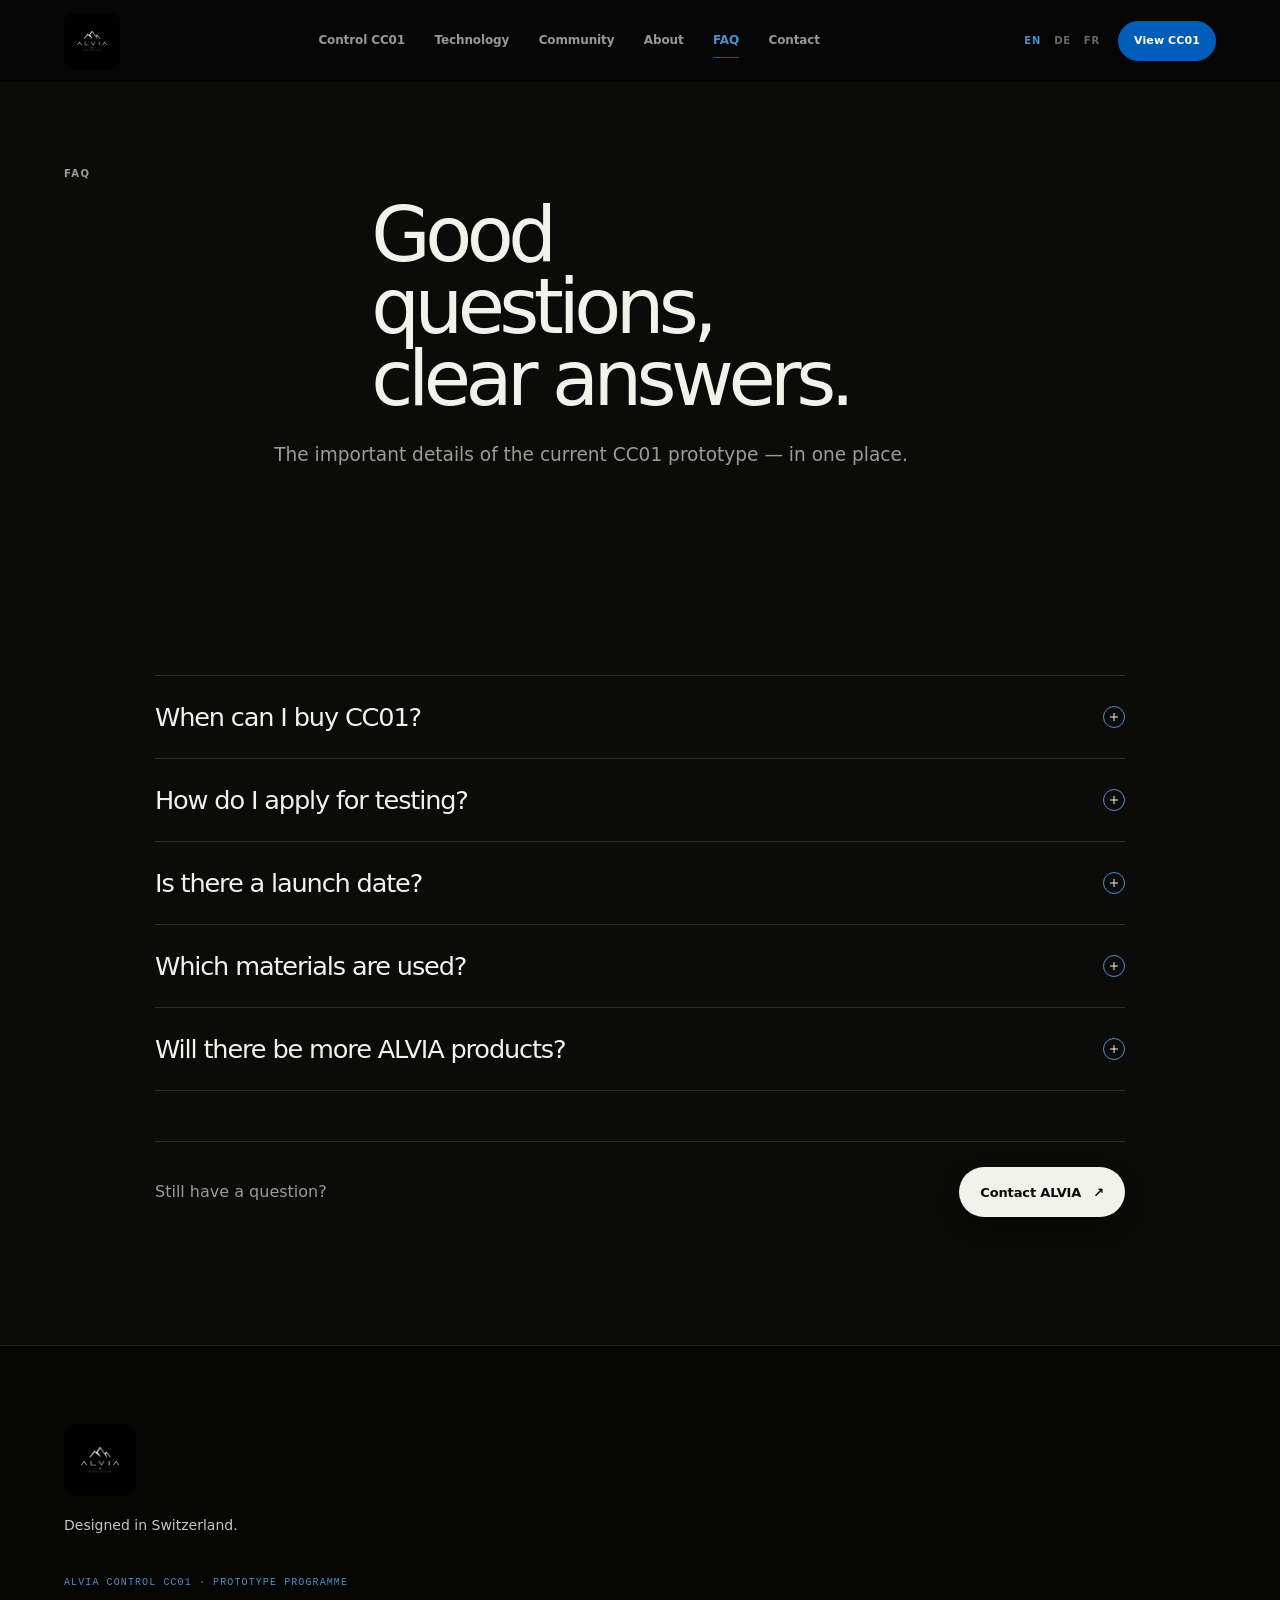
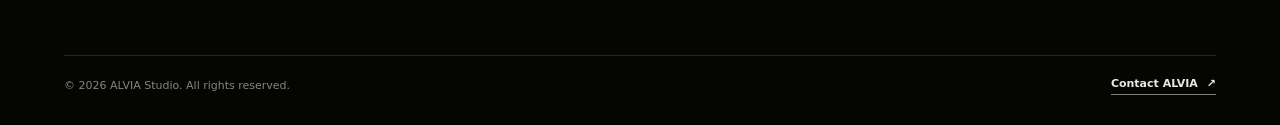
<file: faq.html>
<!doctype html>
<html lang="en" class="no-js">
<head>
  <meta charset="utf-8">
  <meta name="viewport" content="width=device-width, initial-scale=1">
  <meta name="theme-color" content="#0b0c0a">
  <title>ALVIA — FAQ</title>
  <meta name="description" content="Answers about ALVIA Control CC01, testing and the next release.">
  <meta name="color-scheme" content="dark">
  <link rel="icon" type="image/png" href="ALVIA_Logooo.png">
  <link rel="apple-touch-icon" href="ALVIA_Logooo.png">
  <link rel="manifest" href="site.webmanifest">
  <link rel="canonical" href="https://alvia.studio/faq.html">
  <link rel="alternate" hreflang="en" href="https://alvia.studio/faq.html?lang=en">
  <link rel="alternate" hreflang="de" href="https://alvia.studio/faq.html?lang=de">
  <link rel="alternate" hreflang="fr" href="https://alvia.studio/faq.html?lang=fr">
  <link rel="alternate" hreflang="x-default" href="https://alvia.studio/faq.html">
  <meta property="og:type" content="website">
  <meta property="og:site_name" content="ALVIA">
  <meta property="og:locale" content="en_US">
  <meta property="og:locale:alternate" content="de_DE">
  <meta property="og:locale:alternate" content="fr_FR">
  <meta property="og:url" content="https://alvia.studio/faq.html">
  <meta property="og:title" content="ALVIA — FAQ">
  <meta property="og:description" content="Answers about ALVIA Control CC01, testing and the next release.">
  <meta property="og:image" content="https://alvia.studio/logo_mausepad.png">
  <meta property="og:image:alt" content="ALVIA CC01 — surface mark detail">
  <meta name="twitter:card" content="summary_large_image">
  <script type="application/ld+json">
    {
      "@context": "https://schema.org",
      "@type": "Organization",
      "name": "ALVIA",
      "url": "https://alvia.studio/",
      "logo": "https://alvia.studio/ALVIA_Logooo.png",
      "email": "alviapads@gmail.com",
      "address": { "@type": "PostalAddress", "addressCountry": "CH" }
    }
  </script>
  <link rel="preconnect" href="https://rsms.me">
  <link rel="stylesheet" href="https://rsms.me/inter/inter.css">
  <link rel="stylesheet" href="styles.css">
  <script>document.documentElement.classList.remove('no-js');</script>
</head>
<body class="page page--faq" data-page="faq">
  <a class="skip-link" href="#main-content" data-i18n="a11y.skip">Skip to content</a>
  <header class="nav nav--reference" id="nav" role="banner">
    <a class="nav__brand" href="index.html" data-i18n-aria="brand.aria" aria-label="ALVIA — Home"><img class="nav__logo" src="ALVIA_Logooo.png" alt="ALVIA" width="1254" height="1254"></a>
    <nav class="nav__links" id="primary-navigation" data-i18n-aria="nav.primary.label" aria-label="Primary navigation"><a href="products.html" data-page-link="products" data-i18n="nav.control">Control CC01</a><a href="technology.html" data-page-link="technology" data-i18n="nav.technology">Technology</a><a href="community.html" data-page-link="community" data-i18n="nav.community">Community</a><a href="about.html" data-page-link="about" data-i18n="nav.about">About</a><a href="faq.html" data-page-link="faq" data-i18n="nav.faq">FAQ</a><a href="contact.html" data-page-link="contact" data-i18n="nav.contact">Contact</a></nav>
    <div class="nav__actions"><button class="nav__toggle" type="button" aria-expanded="false" aria-controls="primary-navigation" data-i18n="nav.menu">Menu</button><div class="nav__locale" role="group" data-i18n-aria="nav.lang.label" aria-label="Language"><button class="nav__lang is-active" type="button" data-lang="en" aria-pressed="true">EN</button><button class="nav__lang" type="button" data-lang="de" aria-pressed="false">DE</button><button class="nav__lang" type="button" data-lang="fr" aria-pressed="false">FR</button></div><a class="nav__shop" href="products.html" data-i18n="nav.shop">View CC01</a></div>
  </header>

  <main id="main-content">
    <section class="page-hero page-hero--faq section" aria-labelledby="faq-title"><p class="eyebrow reveal" data-i18n="faq.tag">FAQ</p><h1 class="section__title reveal" id="faq-title" data-i18n="faq.title">Good questions, clear answers.</h1><p class="lede reveal" data-i18n="faq.lede">The important details of the current CC01 prototype — in one place.</p></section>
    <section class="faq section" data-i18n-aria="faq.section.aria" aria-label="Frequently asked questions">
      <ul class="faq__list reveal" role="list">
        <li class="faq__item"><button class="faq__q" id="faq-question-1" type="button" aria-expanded="false" aria-controls="faq-panel-1"><span data-i18n="faq.q.1">When can I buy CC01?</span><span class="faq__plus" aria-hidden="true"></span></button><div class="faq__a" id="faq-panel-1" role="region" aria-labelledby="faq-question-1" aria-hidden="true"><p data-i18n="faq.a.1">CC01 is still in testing. When the current phase is complete, people in the early-access conversation will hear first.</p></div></li>
        <li class="faq__item"><button class="faq__q" id="faq-question-2" type="button" aria-expanded="false" aria-controls="faq-panel-2"><span data-i18n="faq.q.2">How do I apply for testing?</span><span class="faq__plus" aria-hidden="true"></span></button><div class="faq__a" id="faq-panel-2" role="region" aria-labelledby="faq-question-2" aria-hidden="true"><p><span data-i18n="faq.a.2.prefix">Write to us via the contact page under</span> <em data-i18n="contact.cat.test">Test programme</em><span data-i18n="faq.a.2.suffix">. Include your game, sensitivity, current pad and a short note about why you would like to test.</span></p></div></li>
        <li class="faq__item"><button class="faq__q" id="faq-question-3" type="button" aria-expanded="false" aria-controls="faq-panel-3"><span data-i18n="faq.q.3">Is there a launch date?</span><span class="faq__plus" aria-hidden="true"></span></button><div class="faq__a" id="faq-panel-3" role="region" aria-labelledby="faq-question-3" aria-hidden="true"><p data-i18n="faq.a.3">Not yet. We will only announce a date once the current testing phase is complete and the product is ready to move forward.</p></div></li>
        <li class="faq__item"><button class="faq__q" id="faq-question-4" type="button" aria-expanded="false" aria-controls="faq-panel-4"><span data-i18n="faq.q.4">Which materials are used?</span><span class="faq__plus" aria-hidden="true"></span></button><div class="faq__a" id="faq-panel-4" role="region" aria-labelledby="faq-question-4" aria-hidden="true"><p data-i18n="faq.a.4">The current CC01 prototype combines a control cloth surface, a 4 mm high-density PU foam base and low-profile stitched edges.</p></div></li>
        <li class="faq__item"><button class="faq__q" id="faq-question-5" type="button" aria-expanded="false" aria-controls="faq-panel-5"><span data-i18n="faq.q.5">Will there be more ALVIA products?</span><span class="faq__plus" aria-hidden="true"></span></button><div class="faq__a" id="faq-panel-5" role="region" aria-labelledby="faq-question-5" aria-hidden="true"><p data-i18n="faq.a.5">CC01 comes first. Future products will be considered only when they solve a real need with the same level of focus.</p></div></li>
      </ul>
      <div class="faq__cta reveal"><p data-i18n="faq.cta.prompt">Still have a question?</p><a class="button button--primary" href="contact.html"><span data-i18n="footer.contact">Contact ALVIA</span><span aria-hidden="true">↗</span></a></div>
    </section>
  </main>

  <footer class="footer" role="contentinfo"><div class="footer__inner"><a class="footer__brand" href="index.html" data-i18n-aria="brand.aria" aria-label="ALVIA — Home"><img class="footer__logo" src="ALVIA_Logooo.png" alt="ALVIA" width="1254" height="1254" loading="lazy"></a><p class="footer__origin" data-i18n="footer.origin">Designed in Switzerland.</p><p class="footer__signal" data-i18n="footer.signal">ALVIA CONTROL CC01 · PROTOTYPE PROGRAMME</p><div class="footer__bottom"><p data-i18n="footer.copyright">© 2026 ALVIA Studio. All rights reserved.</p><a class="text-link" href="mailto:alviapads@gmail.com"><span data-i18n="footer.contact">Contact ALVIA</span><span aria-hidden="true">↗</span></a></div></div></footer>
  <script src="script.js"></script>
</body>
</html>
</file>
<file: styles.css>
/* ALVIA — product-first visual system · dark theme
   Depth order: recessed (--dark) → page base (--paper) → second level (--paper-strong)
   → raised panels (--surface). Keep the tokens in this order so every section keeps
   its original hierarchy after a theme change. */

:root {
  --paper: #0b0c0a;
  --paper-strong: #141512;
  --surface: #161714;
  --ink: #f1f2ea;
  --muted: #9b9c94;
  --muted-dark: #8c8d85;
  --dark: #050604;
  --dark-raised: #141512;
  --dark-soft: #1f201b;
  /* The logo is a black plate. One token drives the logo tiles and the header bar
     so the mark always sits flush in the bar — change this to restyle both. */
  --brand-black: #050505;
  --rule: rgba(255, 255, 255, .13);
  --rule-dark: rgba(255, 255, 255, .13);
  /* Brand accent: Phantom Blue (Pantone 300 C). One family, named by role rather than by hue.
     --accent fills buttons, dots and rules; --accent-ink is a 30 % tint of the same
     hue (the blue itself only reaches 3.1:1 on near-black, too little for small text);
     --accent-soft is the glow behind the live status dot. */
  --accent: #005eb8;
  --accent-ink: #4d8ecd;
  --accent-soft: rgba(0, 94, 184, .20);
  --max: 1320px;
  --gutter: clamp(20px, 5vw, 76px);
  --nav-height: 82px;
  --radius-lg: 30px;
  --radius-md: 20px;
  /* Motion: one scale for everything that moves. The durations are deliberately long —
     the page should settle into place, not snap. --ease is a long ease-out, which reads
     smoother than a symmetrical curve; change it here and every transition follows. */
  --ease: cubic-bezier(.16, 1, .3, 1);
  --dur-quick: .5s;
  --dur-base: .85s;
  --dur-slow: 1.2s;
  /* Edge trim for every photo and render: a light border that came in with an export
     is pushed out of frame instead of showing as a grey edge. 0 = off, raise it for a
     thicker edge (see the image policy near the base image rules). */
  --img-trim: .02;
  /* Everything around a picture: one plate for every image surface, one hairline, one
     shadow and one restrained grade, so no frame looks like a different system. */
  --img-bg: #151612;
  --img-shadow: 0 16px 34px rgba(0, 0, 0, .4);
  --img-grade: brightness(.94) contrast(1.05) saturate(.94);
  color-scheme: dark;
}

* { box-sizing: border-box; }
html { background: var(--paper); scroll-behavior: smooth; }
body {
  min-width: 320px;
  margin: 0;
  overflow-x: clip;
  color: var(--ink);
  background: var(--paper);
  font-family: Inter, ui-sans-serif, system-ui, -apple-system, BlinkMacSystemFont, "Segoe UI", sans-serif;
  font-size: 16px;
  line-height: 1.55;
  -webkit-font-smoothing: antialiased;
  text-rendering: optimizeLegibility;
}

img { display: block; max-width: 100%; }
/* One image policy for the whole site: photos and renders always fill their frame
   (object-fit: cover), and the uniform trim above crops the outer edge of each file
   so an exported border never reads as a grey frame. Every frame clips, so the trim
   costs a sliver of the composition and nothing else. */
.hero__art img,
.showcase__slide img,
.showcase__thumb img,
.bp-art img,
.founder__photo { transform: scale(calc(1 + var(--img-trim) * 2.08)); filter: var(--img-grade); }
/* Focal point per file: the product pictures are portrait and the frames are 3:4, so a
   tall shot gets its top and bottom trimmed. In the macros the subject — the 4 mm edge,
   the coin used as the scale reference, the stitched logo — sits in the lower half, so
   the crop follows it instead of the geometric centre. Keyed on the file name, which
   means every place a picture appears (gallery, render grid, thumbnails, technology)
   follows the same framing. Files with a centred subject need no entry. */
img[src*="4mm"] { object-position: 50% 66%; }
img[src*="logo_mausepad"] { object-position: 50% 60%; }
img[src*="topside"] { object-position: 50% 58%; }
/* Captions that sit on a picture all speak in one voice: same inset, same tone, same
   monospace size. The founder chip on the About page keeps its own background because
   it sits on a bright photograph rather than on a plate. */
.blueprint__tag,
.showcase__slide figcaption { position: absolute; z-index: 2; bottom: 19px; left: 21px; margin: 0; color: rgba(255,255,255,.72); font-family: ui-monospace, SFMono-Regular, Menlo, Consolas, monospace; font-size: 9px; letter-spacing: .12em; }
a { color: inherit; text-decoration: none; }
button, input, textarea, select { font: inherit; }
button { cursor: pointer; }
ul, ol { margin: 0; padding: 0; list-style: none; }
p, h1, h2, h3, figure { margin-top: 0; }

/* Typographic detail: balanced display lines, no widows in running copy, and real
   hyphenation so long German and French compounds break instead of overflowing. */
h1, h2, h3, .section__title, .hero__title, .product-feature__title,
.collection-card h3, .community-card h2, .timeline__label, .arch-card__title,
.faq__q, .founder__name { text-wrap: balance; }
p, li, dd, figcaption, .lede { text-wrap: pretty; }
.section__title, .page-hero .lede, .hero__note, .faq__a > p, .arch-card__body,
.founder__bio, .product-feature__lede { hyphens: auto; overflow-wrap: break-word; }

/* Numerals keep their width: counters, specs and facts stay aligned column to column. */
.eyebrow, .caption, .code, .fact-rail__item strong, .collection-card__index,
.community-card__index, .collection-card__quiet, .testing__steps span,
.pillars__num, .product-feature__status, .product-feature__specs dt,
.product-feature__specs dd, .spec-list__row, .showcase__status, .showcase__toggle,
.showcase__slide figcaption, .blueprint__tag,
.timeline__steps .eyebrow, .timeline__status, .contact__label, .footer__signal,
.founder__portrait figcaption, .copy-button { font-variant-numeric: tabular-nums lining-nums; }

/* A deep link clears the fixed header, however you arrived at it. */
[id] { scroll-margin-top: calc(var(--nav-height) + 26px); }

/* Screen-reader-only text: available to assistive tech, absent from the layout. */
.sr-only { position: absolute; width: 1px; height: 1px; margin: -1px; padding: 0; overflow: hidden; white-space: nowrap; border: 0; clip-path: inset(50%); }

::selection { color: #fff; background: var(--accent); }
:focus-visible { outline: 2px solid var(--accent); outline-offset: 4px; }
.section--dark :focus-visible { outline-color: #fff; }

.skip-link {
  position: fixed;
  z-index: 1000;
  top: 12px;
  left: 12px;
  padding: 10px 14px;
  color: #0b0c0a;
  background: var(--ink);
  border-radius: 8px;
  transform: translateY(-160%);
  transition: transform var(--dur-quick) var(--ease);
}
.skip-link:focus { transform: translateY(0); }

/* Shared type and rhythm */
.section { position: relative; padding: clamp(84px, 10vw, 150px) var(--gutter); }
.section > * { width: min(100%, var(--max)); margin-inline: auto; }
.section--dark { color: #f5f5f1; background: var(--dark); }
.section--dark > * { position: relative; }
.eyebrow,
.caption {
  margin-bottom: 18px;
  color: var(--muted);
  font-size: 10px;
  font-weight: 650;
  letter-spacing: .15em;
  line-height: 1.25;
  text-transform: uppercase;
}
.section--dark .eyebrow,
.section--dark .caption { color: #c4c4bd; }
.section__title {
  max-width: 13ch;
  margin-bottom: 25px;
  font-size: clamp(45px, 6vw, 88px);
  font-weight: 500;
  letter-spacing: -.072em;
  line-height: .94;
}
.section__title-muted { color: var(--accent-ink); }
.section--dark .section__title-muted { color: var(--accent-ink); }
.lede {
  max-width: 59ch;
  margin-bottom: 0;
  color: var(--muted);
  font-size: clamp(17px, 1.45vw, 20px);
  line-height: 1.65;
}
.lede--inverse { color: #c6c7c0; }
.code { font-family: ui-monospace, SFMono-Regular, Menlo, Consolas, monospace; letter-spacing: .06em; }

.button {
  display: inline-flex;
  align-items: center;
  justify-content: center;
  gap: 12px;
  min-height: 50px;
  padding: 0 20px;
  overflow: hidden;
  border: 1px solid transparent;
  border-radius: 999px;
  font-size: 13px;
  font-weight: 650;
  letter-spacing: -.01em;
  line-height: 1;
  transition: color var(--dur-quick) var(--ease), background-color var(--dur-quick) var(--ease), border-color var(--dur-quick) var(--ease);
}
.button--primary { color: #0b0c0a; background: var(--ink); box-shadow: 0 9px 22px rgba(0,0,0,.45); }
.button--primary:hover { color: #fff; background: var(--accent); box-shadow: 0 13px 29px rgba(0,94,184,.32); }
.button--light { color: #0b0c0a; background: #f1f2ea; }
.button--light:hover { color: #fff; background: var(--accent); }
/* Greyed-out call-to-action: the round is not open yet (see "Apply as a tester").
   Disabled controls keep their label but lose hover, pointer and accent. */
.button[disabled], .button[aria-disabled="true"] { color: #6f7069; background: transparent; border-color: var(--rule); cursor: not-allowed; box-shadow: none; }
.button[disabled]:hover, .button[aria-disabled="true"]:hover { color: #6f7069; background: transparent; }
.text-link.is-disabled { color: var(--muted); pointer-events: none; }
.apply-soon { display: inline-flex; align-items: center; gap: 12px; }
.apply-soon__badge { padding: 5px 11px; color: var(--accent-ink); background: var(--accent-soft); border: 1px solid var(--accent-ink); border-radius: 999px; font-size: 10px; font-weight: 650; letter-spacing: .08em; text-transform: uppercase; }
.apply-soon--quiet .apply-soon__badge { color: var(--muted); background: transparent; border-color: var(--rule); }
.text-link {
  display: inline-flex;
  align-items: center;
  gap: 9px;
  padding-bottom: 4px;
  color: #e8e9e2;
  border-bottom: 1px solid rgba(232,233,226,.55);
  font-size: 13px;
  font-weight: 600;
  line-height: 1.2;
  transition: gap var(--dur-quick) var(--ease), color var(--dur-quick) var(--ease), border-color var(--dur-quick) var(--ease);
}
.text-link:hover { gap: 14px; color: #fff; border-color: #fff; }
.text-link--dark { color: var(--ink); border-color: rgba(255,255,255,.4); }
.text-link--dark:hover { color: var(--accent-ink); border-color: var(--accent-ink); }
.text-link--inverse { color: #f6f6f1; border-color: rgba(246,246,241,.45); }

/* Navigation */
.nav {
  position: fixed;
  z-index: 100;
  top: 0;
  right: 0;
  left: 0;
  display: grid;
  grid-template-columns: 56px minmax(0, 1fr) auto;
  align-items: center;
  gap: clamp(16px, 2.8vw, 50px);
  min-height: var(--nav-height);
  padding: 12px var(--gutter);
  color: var(--ink);
  background: var(--brand-black);
  border-bottom: 1px solid transparent;
  transition: border-color var(--dur-base) var(--ease), box-shadow var(--dur-base) var(--ease);
}
.nav.is-scrolled { background: var(--brand-black); border-bottom-color: var(--rule); box-shadow: 0 8px 28px rgba(0,0,0,.4); }
/* The bar is the logo plate, so it holds one colour in every state — there is no
   second header theme to switch to as content scrolls underneath it. */
.nav__brand { width: 56px; height: 56px; overflow: hidden; background: var(--brand-black); border-radius: 10px; }
/* The supplied mark is square. Preserve its complete 1:1 composition — never crop or stretch it. */
.nav__logo { width: 100%; height: 100%; object-fit: contain; object-position: center; transform: none; }
.nav__links { display: flex; align-items: center; justify-content: center; gap: clamp(16px, 2.3vw, 35px); }
.nav__links a {
  position: relative;
  padding: 9px 0;
  color: var(--ink);
  font-size: 12px;
  font-weight: 550;
  letter-spacing: -.01em;
  opacity: .62;
  transition: opacity var(--dur-quick) var(--ease), color var(--dur-quick) var(--ease);
}
.nav__links a::after { position: absolute; right: 0; bottom: 1px; left: 0; height: 1px; content: ""; background: var(--accent); transform: scaleX(0); transform-origin: right; transition: transform var(--dur-base) var(--ease); }
.nav__links a:hover,
.nav__links a.is-active { color: var(--ink); opacity: 1; }
.nav__links a.is-active { color: var(--accent-ink); }
.nav__links a:hover::after,
.nav__links a.is-active::after { transform: scaleX(1); transform-origin: left; }
.nav__actions { display: flex; align-items: center; gap: 12px; }
.nav__locale { display: flex; align-items: center; gap: 1px; }
.nav__lang { padding: 6px; color: var(--ink); background: transparent; border: 0; font-size: 10px; font-weight: 650; letter-spacing: .08em; opacity: .42; transition: opacity .2s var(--ease), color .2s var(--ease); }
.nav__lang:hover,
.nav__lang.is-active { color: var(--ink); opacity: 1; }
.nav__lang.is-active { color: var(--accent-ink); }
.nav__shop { display: inline-flex; align-items: center; justify-content: center; min-height: 40px; padding: 0 15px; color: #fff; background: var(--accent); border: 1px solid var(--accent); border-radius: 999px; font-size: 11px; font-weight: 650; letter-spacing: .01em; transition: color var(--dur-quick) var(--ease), background-color var(--dur-quick) var(--ease), border-color var(--dur-quick) var(--ease), transform var(--dur-quick) var(--ease); }
.nav__shop:hover { color: #0b0c0a; background: var(--ink); border-color: var(--ink); transform: translateY(-1px); }
.nav__toggle { display: none; min-height: 40px; padding: 0 14px; color: var(--ink); background: transparent; border: 1px solid var(--rule); border-radius: 999px; font-size: 11px; font-weight: 650; }

/* Home */
.hero {
  position: relative;
  display: grid;
  grid-template-columns: minmax(0, 1fr) minmax(340px, .84fr);
  align-items: center;
  gap: clamp(40px, 6vw, 104px);
  min-height: 100svh;
  padding: calc(var(--nav-height) + 52px) var(--gutter) 68px;
}
.hero__copy,
.hero__visual { position: relative; z-index: 1; }
.hero__copy { width: min(100%, 620px); justify-self: end; }
.hero .eyebrow { color: var(--accent-ink); }
.hero__title { max-width: 8ch; margin: 0 0 26px; font-size: clamp(62px, 8vw, 124px); font-weight: 500; letter-spacing: -.085em; line-height: .86; }
.hero__title span { display: block; }
.hero__title span:last-child { color: var(--accent-ink); }
.hero__sub { margin-bottom: 13px; font-size: clamp(17px, 1.6vw, 21px); font-weight: 570; letter-spacing: -.03em; }
.hero__note { max-width: 48ch; margin-bottom: 32px; color: var(--muted); font-size: 15px; line-height: 1.68; }
.hero__actions { display: flex; align-items: center; gap: 22px; flex-wrap: wrap; }
.hero__actions .text-link { color: var(--ink); border-color: rgba(255,255,255,.32); }
.hero__actions .text-link:hover { color: var(--accent-ink); border-color: var(--accent-ink); }
.hero__visual { min-height: min(66vh, 700px); display: grid; align-items: center; justify-items: center; width: 100%; }
.hero__art { position: relative; z-index: 1; width: fit-content; max-width: 100%; margin: 0; overflow: hidden; background: var(--img-bg); border: 1px solid var(--rule); border-radius: var(--radius-lg); box-shadow: var(--img-shadow); }
/* The homepage hero carries the title image, and that file is a portrait shot: the card
   follows the picture instead of forcing a landscape frame, so nothing is cropped. Only
   the height is capped, which keeps a tall file inside one screen; everything else —
   width, proportions — comes from the image itself, and the card hugs it exactly. */
.hero .hero__art img { width: auto; max-width: 100%; height: auto; aspect-ratio: auto; object-fit: contain; max-height: min(84vh, 860px); }

.fact-rail { position: relative; z-index: 2; color: #f7f7f1; background: var(--dark); }
.fact-rail__inner { display: grid; grid-template-columns: repeat(3, 1fr); width: min(100%, var(--max)); margin: auto; }
.fact-rail__item { display: flex; align-items: baseline; justify-content: space-between; gap: 20px; min-height: 108px; padding: 28px clamp(20px, 3vw, 48px); border-right: 1px solid var(--rule-dark); }
.fact-rail__item:last-child { border-right: 0; }
.fact-rail__item span { color: var(--muted-dark); font-size: 10px; font-weight: 650; letter-spacing: .13em; text-transform: uppercase; }
.fact-rail__item strong { color: var(--accent-ink); font-size: clamp(18px, 2vw, 27px); font-weight: 500; letter-spacing: -.05em; }

.section-heading { max-width: 750px; }
.collection { background: var(--paper); }
.collection__grid { display: grid; grid-template-columns: repeat(3, 1fr); gap: 14px; margin-top: 66px; }
.collection-card,
.community-card {
  position: relative;
  display: flex;
  flex-direction: column;
  min-height: 380px;
  padding: clamp(25px, 3vw, 40px);
  overflow: hidden;
  background: var(--surface);
  border: 1px solid var(--rule);
  border-radius: var(--radius-md);
  transition: border-color var(--dur-base) var(--ease), background-color var(--dur-base) var(--ease);
}
.collection-card:hover,
.community-card:hover { border-color: var(--accent-ink); }
.collection-card--current { background: #1b1c18; border-color: transparent; }
.collection-card--ink,
.community-card--dark { color: #f7f7f1; background: var(--dark); border-color: var(--dark); }
.collection-card__index,
.community-card__index { position: relative; z-index: 1; display: block; margin-bottom: auto; color: var(--accent-ink); font-family: ui-monospace, SFMono-Regular, Menlo, Consolas, monospace; font-size: 10px; letter-spacing: .08em; }
.collection-card h3,
.community-card h2 { position: relative; z-index: 1; max-width: 10ch; margin: 46px 0 16px; font-size: clamp(27px, 2.8vw, 39px); font-weight: 510; letter-spacing: -.06em; line-height: .99; }
.collection-card p:not(.eyebrow),
.community-card p:not(.eyebrow) { position: relative; z-index: 1; max-width: 33ch; margin-bottom: 0; color: var(--muted); font-size: 15px; line-height: 1.64; }
.collection-card--ink p:not(.eyebrow),
.community-card--dark p:not(.eyebrow) { color: #b8b9b1; }
.collection-card .text-link,
.community-card .text-link { position: relative; z-index: 1; align-self: flex-start; margin-top: auto; padding-top: 28px; }
.collection-card__quiet { position: relative; z-index: 1; display: block; margin-top: auto; padding-top: 28px; color: var(--muted); font-family: ui-monospace, SFMono-Regular, Menlo, Consolas, monospace; font-size: 10px; letter-spacing: .04em; }
.collection-card--ink .collection-card__quiet { color: #b9bab3; }

.testing { overflow: hidden; }
.testing__grid { display: grid; grid-template-columns: 1.05fr .75fr; gap: clamp(44px, 9vw, 160px); align-items: end; }
.testing__grid .section__title { max-width: 9ch; }
.testing__copy .lede { margin-bottom: 31px; }
.testing__steps { display: grid; grid-template-columns: repeat(3, 1fr); gap: 0; margin-top: clamp(70px, 8vw, 126px); border-top: 1px solid var(--rule-dark); }
.testing__steps li { position: relative; padding: 22px 20px 0 0; border-right: 1px solid var(--rule-dark); }
.testing__steps li:not(:first-child) { padding-left: 24px; }
.testing__steps li:last-child { border-right: 0; }
.testing__steps span { color: var(--accent-ink); font-family: ui-monospace, SFMono-Regular, Menlo, Consolas, monospace; font-size: 10px; letter-spacing: .12em; }
.testing__steps p { margin: 20px 0 0; font-size: clamp(22px, 2.8vw, 38px); font-weight: 500; letter-spacing: -.06em; }

/* Interior hero */
.page-hero { min-height: 535px; display: flex; flex-direction: column; justify-content: end; padding-top: calc(var(--nav-height) + 86px); padding-bottom: 76px; }
.page-hero .section__title { max-width: 11ch; }
.page-hero .lede { max-width: 62ch; }
/* Section tones stay flat: no orbiting rings, no gradient washes. */
.page-hero--community,
.page-hero--contact { background: var(--dark); }

/* Product */
.product-view { min-height: 100svh; padding-top: calc(var(--nav-height) + 74px); }
.product-view__inner { display: grid; grid-template-columns: minmax(0, .78fr) minmax(0, 1.1fr); gap: clamp(40px, 8vw, 134px); align-items: center; }
.product-feature__title { max-width: 8ch; margin: 0 0 28px; font-size: clamp(54px, 6.3vw, 102px); font-weight: 510; letter-spacing: -.083em; line-height: .87; }
.product-feature__lede { max-width: 48ch; margin-bottom: 28px; color: #bbbbb3; font-size: 16px; line-height: 1.68; }
.product-feature__status { display: flex; align-items: center; gap: 10px; margin-bottom: 30px; color: #d1d2ca; font-family: ui-monospace, SFMono-Regular, Menlo, Consolas, monospace; font-size: 10px; letter-spacing: .08em; }
.product-feature__status span:first-child { width: 8px; aspect-ratio: 1; background: var(--accent); border-radius: 50%; box-shadow: 0 0 0 6px var(--accent-soft); }
.product-feature__info > .button { margin-bottom: 45px; }
.product-feature__specs { display: grid; grid-template-columns: repeat(2, minmax(0, 1fr)); gap: 0; max-width: 520px; border-top: 1px solid var(--rule-dark); }
.product-feature__specs > div { padding: 15px 14px 15px 0; border-bottom: 1px solid var(--rule-dark); }
.product-feature__specs > div:nth-child(odd) { margin-right: 18px; }
.product-feature__specs dt { margin-bottom: 4px; color: #94958e; font-size: 10px; font-weight: 650; letter-spacing: .12em; text-transform: uppercase; }
.product-feature__specs dd { margin: 0; color: #f0f1ea; font-size: 13px; line-height: 1.35; }
.showcase { width: 100%; }
/* Portrait photography sets the width: the gallery is as wide as a 3:4 picture can be
   while still fitting one screen, and the switch above it lines up with the stage. */
.product-feature__gallery { width: 100%; max-width: min(100%, 560px); justify-self: center; }
/* Colourway switch: two options, the selected one carries the accent and the surface of
   a raised card. The dot repeats the colour the option stands for. */
.colorway { display: flex; flex-wrap: wrap; gap: 9px; margin-bottom: 18px; }
.colorway__option { display: inline-flex; align-items: center; gap: 9px; min-height: 38px; padding: 0 15px 0 11px; color: var(--muted); background: transparent; border: 1px solid var(--rule); border-radius: 999px; font-size: 11px; font-weight: 650; letter-spacing: .01em; transition: color var(--dur-quick) var(--ease), background-color var(--dur-quick) var(--ease), border-color var(--dur-quick) var(--ease); }
.colorway__option:hover { color: var(--ink); border-color: rgba(255, 255, 255, .3); }
.colorway__option.is-active { color: var(--ink); background: var(--surface); border-color: var(--accent-ink); }
.colorway__dot { width: 12px; aspect-ratio: 1; border: 1px solid rgba(255, 255, 255, .26); border-radius: 50%; }
.colorway__dot--blue { background: var(--accent); }
.colorway__dot--black { background: #0d0e0c; }
/* Colourways: only the selected variant's pictures and values are in play. This needs no
   script — the markup carries both sets and the page opens on Phantom Blue. */
[data-variant="blue"] [data-colorway="black"],
[data-variant="black"] [data-colorway="blue"] { display: none; }
.showcase__stage { position: relative; width: 100%; aspect-ratio: 3 / 4; overflow: hidden; background: var(--img-bg); border: 1px solid var(--rule); border-radius: var(--radius-lg); box-shadow: var(--img-shadow); }
.showcase__slide { position: absolute; inset: 0; z-index: 0; display: grid; margin: 0; opacity: 0; transition: opacity var(--dur-slow) var(--ease); }
.showcase__slide.is-active { z-index: 1; opacity: 1; }
.showcase__slide img { width: 100%; height: 100%; object-fit: cover; }
.showcase__controls { display: flex; align-items: center; justify-content: space-between; margin-top: 16px; }
.showcase__arrow { display: inline-grid; width: 38px; aspect-ratio: 1; place-items: center; color: #f5f5ef; background: transparent; border: 1px solid rgba(255,255,255,.28); border-radius: 50%; transition: color var(--dur-quick) var(--ease), background var(--dur-quick) var(--ease); }
.showcase__arrow:hover { color: #0b0c0a; background: #f1f2ea; }
.showcase__meta { display: flex; align-items: center; gap: 14px; }
.showcase__status { color: #aaaBA3; font-family: ui-monospace, SFMono-Regular, Menlo, Consolas, monospace; font-size: 10px; }
.showcase__toggle { padding: 0; color: #e5e6df; background: transparent; border: 0; font-size: 10px; font-weight: 600; letter-spacing: .02em; text-decoration: underline; text-underline-offset: 4px; }
.showcase__toggle:hover { color: #fff; }
/* Thumbnails adapt to however many views the product has — 6 today, more later. They
   stay small and keep the portrait proportion of the pictures behind them. */
.showcase__dots { display: grid; grid-template-columns: repeat(auto-fit, minmax(56px, 84px)); justify-content: start; gap: 7px; margin-top: 17px; }
.showcase__thumb { position: relative; min-width: 0; padding: 0; overflow: hidden; background: var(--img-bg); border: 1px solid var(--rule); border-radius: 8px; opacity: .5; transition: border-color var(--dur-quick) var(--ease), opacity var(--dur-quick) var(--ease); }
.showcase__thumb img { width: 100%; aspect-ratio: 3 / 4; object-fit: cover; }
.showcase__thumb:hover { opacity: .86; }
.showcase__thumb.is-active { border-color: var(--accent-ink); opacity: 1; }
.product-view__foot { display: flex; align-items: end; justify-content: space-between; gap: 34px; margin-top: clamp(60px, 9vw, 130px); padding-top: 26px; border-top: 1px solid var(--rule-dark); }
.product-view__foot p { max-width: 54ch; margin: 0; color: #aaaBA3; font-size: 14px; }

.prototype__head { display: flex; align-items: end; justify-content: space-between; gap: 40px; }
.prototype__head .section__title { margin-bottom: 0; }
.prototype__code { display: grid; gap: 8px; min-width: 140px; margin: 0; padding-left: 25px; border-left: 1px solid var(--rule); }
.prototype__code .eyebrow { margin: 0; }
.prototype__code .code { font-size: 20px; color: var(--accent-ink); }
.prototype > .lede { margin-top: 36px; }
.render-grid { display: grid; grid-template-columns: 1.3fr .7fr; grid-template-rows: repeat(2, minmax(0, 1fr)); gap: 13px; margin-top: 64px; }
.bp-art { position: relative; margin: 0; overflow: hidden; background: var(--img-bg); border: 1px solid var(--rule); border-radius: var(--radius-md); }
.bp-art img { width: 100%; height: 100%; object-fit: cover; }
.render-grid__main { grid-row: span 2; aspect-ratio: 3 / 4; min-height: 0; }
.render-grid__side,
.render-grid__alt { min-height: 0; }
.render-grid__side img { object-fit: cover; }
.render-grid__alt img { object-fit: cover; }
.spec-list { margin-top: 62px; border-top: 1px solid var(--rule); }
.spec-list__row { display: grid; grid-template-columns: 1fr 1.2fr; gap: 30px; padding: 19px 0; border-bottom: 1px solid var(--rule); }
.spec-list__row dt { color: var(--muted); font-size: 11px; font-weight: 650; letter-spacing: .1em; text-transform: uppercase; }
.spec-list__row dd { margin: 0; font-size: 16px; font-weight: 500; letter-spacing: -.025em; }

.timeline { background: var(--paper-strong); }
.timeline__head { max-width: 700px; }
.timeline__steps { max-width: 950px; margin-top: 68px; padding-left: 30px; border-left: 1px solid var(--rule); }
.timeline__steps li { position: relative; display: grid; grid-template-columns: 95px 1fr; gap: 25px; padding: 0 0 30px; color: #9a9b94; }
.timeline__steps li:last-child { padding-bottom: 0; }
.timeline__steps li.is-done,
.timeline__steps li.is-current { color: var(--ink); }
.timeline__dot { position: absolute; top: 4px; left: -36px; width: 11px; aspect-ratio: 1; background: var(--paper-strong); border: 1px solid rgba(255,255,255,.3); border-radius: 50%; }
.timeline__steps li.is-done .timeline__dot { background: var(--accent-ink); border-color: var(--accent-ink); }
.timeline__steps li.is-current .timeline__dot { background: var(--accent); border-color: var(--accent); box-shadow: 0 0 0 5px var(--paper-strong), 0 0 0 6px var(--accent); }
.timeline__steps .eyebrow { margin: 3px 0 0; }
.timeline__label { margin: 0; font-size: clamp(21px, 2.4vw, 32px); font-weight: 500; letter-spacing: -.055em; line-height: 1; }
.timeline__status { max-width: 47ch; margin: 9px 0 0; color: var(--muted); font-size: 14px; }

/* Architecture */
.architecture { background: var(--paper); }
.architecture__grid { display: grid; grid-template-columns: repeat(2, minmax(0, 1fr)); gap: clamp(35px, 5vw, 76px) clamp(18px, 4vw, 52px); }
.arch-card { min-width: 0; }
.arch-card .eyebrow { margin-bottom: 16px; }
.arch-card__art { aspect-ratio: 3 / 4; margin-bottom: 27px; }
.arch-card__art img { object-fit: cover; }
.arch-card__title { margin-bottom: 11px; font-size: clamp(28px, 3vw, 42px); font-weight: 510; letter-spacing: -.06em; line-height: 1; }
.arch-card__body { max-width: 50ch; margin-bottom: 0; color: var(--muted); font-size: 15px; line-height: 1.65; }
.arch-card--text { display: flex; flex-direction: column; padding: clamp(27px, 4vw, 55px); color: #f7f7f1; background: var(--dark); border-radius: var(--radius-md); }
.arch-card--text .arch-card__title { max-width: 8ch; }
.arch-card__list { display: grid; gap: 0; margin-top: auto; padding-top: 37px; }
.arch-card__list li { display: grid; gap: 4px; padding: 14px 0; color: #b9bab2; border-top: 1px solid var(--rule-dark); font-size: 13px; }
.arch-card__list strong { color: #f2f3ed; font-size: 15px; font-weight: 550; letter-spacing: -.02em; }

/* About */
.philosophy { background: var(--paper); }
.philosophy__inner { max-width: var(--max); }
.pillars { display: grid; grid-template-columns: repeat(3, 1fr); margin-top: 68px; border-top: 1px solid var(--rule); border-left: 1px solid var(--rule); }
.pillars li { display: flex; align-items: center; gap: 18px; min-height: 92px; padding: 18px 22px; border-right: 1px solid var(--rule); border-bottom: 1px solid var(--rule); font-size: clamp(15px, 1.7vw, 20px); font-weight: 500; letter-spacing: -.035em; }
.pillars__num { color: var(--accent-ink); font-family: ui-monospace, SFMono-Regular, Menlo, Consolas, monospace; font-size: 10px; letter-spacing: .1em; }
.about__head { margin-bottom: 58px; }
.founders { display: grid; grid-template-columns: repeat(2, minmax(0, 1fr)); gap: clamp(20px, 4vw, 62px); }
.founder { min-width: 0; }
/* Each portrait is the founder's own desk. One photo fills the frame; the studio
   mark sits in a flat chip so it stays legible over whatever the photo holds. */
.founder__portrait { position: relative; display: flex; flex-direction: column; justify-content: flex-end; aspect-ratio: 4 / 5; min-height: 370px; margin: 0; padding: 24px; overflow: hidden; background: var(--img-bg); border: 1px solid var(--rule); border-radius: var(--radius-md); }
.founder__photo { position: absolute; inset: 0; width: 100%; height: 100%; object-fit: cover; object-position: center 58%; }
.founder__portrait figcaption { position: relative; z-index: 1; align-self: flex-start; padding: 6px 11px; color: #f1f2ea; background: rgba(5,6,4,.7); border-radius: 999px; font-family: ui-monospace, SFMono-Regular, Menlo, Consolas, monospace; font-size: 9px; letter-spacing: .14em; }
.founder__copy { padding-top: 24px; }
.founder__copy .eyebrow { margin-bottom: 10px; }
.founder__name { margin-bottom: 6px; color: #fff; font-size: clamp(32px, 3vw, 46px); font-weight: 510; letter-spacing: -.065em; line-height: 1; }
.founder__alias { margin-bottom: 16px; color: #c3c4bc; font-size: 14px; }
.founder__bio { max-width: 43ch; margin-bottom: 0; color: #acaDA5; font-size: 15px; line-height: 1.67; }

/* Community */
.community-grid { display: grid; grid-template-columns: repeat(3, minmax(0, 1fr)); gap: 14px; background: var(--paper); }
.community-card { min-height: 390px; }
.community-card .eyebrow { position: relative; z-index: 1; margin: 42px 0 -29px; }
.community-card--dark .eyebrow { color: #b7b8b0; }

/* FAQ */
.faq { background: var(--paper); }
.faq__list { max-width: 970px; border-top: 1px solid var(--rule); }
.faq__item { border-bottom: 1px solid var(--rule); }
.faq__q { display: grid; grid-template-columns: minmax(0, 1fr) 34px; align-items: center; width: 100%; padding: 27px 0; color: var(--ink); background: transparent; border: 0; text-align: left; font-size: clamp(19px, 2vw, 27px); font-weight: 500; letter-spacing: -.045em; line-height: 1.1; transition: color var(--dur-quick) var(--ease); }
.faq__q:hover { color: var(--accent-ink); }
.faq__plus { position: relative; display: block; width: 22px; height: 22px; justify-self: end; border: 1px solid var(--accent-ink); border-radius: 50%; transition: border-color var(--dur-base) var(--ease), transform var(--dur-base) var(--ease); }
.faq__plus::before,
.faq__plus::after { position: absolute; top: 50%; left: 50%; width: 8px; height: 1px; content: ""; background: currentColor; transform: translate(-50%, -50%); transition: transform var(--dur-base) var(--ease); }
.faq__plus::after { transform: translate(-50%, -50%) rotate(90deg); }
.faq__item.is-open .faq__plus { color: #fff; background: var(--accent); border-color: var(--accent); transform: rotate(45deg); }
.faq__a { display: grid; grid-template-rows: 0fr; transition: grid-template-rows var(--dur-base) var(--ease); }
.faq__a > p { min-height: 0; max-width: 65ch; margin: 0; overflow: hidden; color: var(--muted); font-size: 16px; line-height: 1.72; }
.faq__item.is-open .faq__a { grid-template-rows: 1fr; }
.faq__item.is-open .faq__a > p { padding-bottom: 28px; }
.faq__cta { display: flex; align-items: center; justify-content: space-between; gap: 30px; max-width: 970px; margin-top: 50px; padding: 25px 0 0; border-top: 1px solid var(--rule); }
.faq__cta p { margin: 0; color: var(--muted); }

/* Contact */
.contact { background: var(--paper); }
.contact__intro { max-width: 970px; margin: 0 auto 23px; color: var(--muted); font-size: 14px; }
.contact__list { max-width: 970px; border-top: 1px solid var(--rule); }
.contact__row { display: grid; grid-template-columns: minmax(175px, .75fr) 1.25fr; align-items: center; gap: 25px; padding: 25px 0; border-bottom: 1px solid var(--rule); }
.contact__label { color: var(--muted); font-size: 10px; font-weight: 650; letter-spacing: .12em; text-transform: uppercase; }
.contact__value { display: inline-flex; align-items: center; justify-content: space-between; gap: 16px; min-width: 0; color: var(--ink); font-size: clamp(19px, 2.4vw, 28px); font-weight: 510; letter-spacing: -.055em; transition: color var(--dur-quick) var(--ease), transform var(--dur-quick) var(--ease); }
.contact__value:hover { color: var(--accent-ink); transform: translateX(5px); }
/* Value and copy control share one row so the route stays the visual anchor. */
.contact__actions { display: flex; align-items: center; gap: 16px; min-width: 0; }
.contact__actions .contact__value { flex: 1; }
.copy-button {
  display: inline-flex;
  flex: none;
  align-items: center;
  justify-content: center;
  min-height: 32px;
  padding: 0 12px;
  color: var(--muted);
  background: transparent;
  border: 1px solid var(--rule);
  border-radius: 999px;
  font-size: 10px;
  font-weight: 650;
  letter-spacing: .09em;
  text-transform: uppercase;
  transition: color var(--dur-quick) var(--ease), background-color var(--dur-quick) var(--ease), border-color var(--dur-quick) var(--ease);
}
.copy-button:hover { color: var(--ink); border-color: var(--ink); }
.copy-button.is-copied { color: #fff; background: var(--accent); border-color: var(--accent); }

/* Footer */
.footer { position: relative; color: #e9eae2; background: var(--dark); border-top: 1px solid rgba(255,255,255,.1); }
.footer__inner { width: min(100%, var(--max)); margin: auto; padding: 78px var(--gutter) 30px; }
.footer__brand { display: block; width: 72px; height: 72px; overflow: hidden; background: var(--brand-black); border-radius: 12px; }
.footer__logo { width: 100%; height: 100%; object-fit: contain; object-position: center; }
.footer__origin { margin: 19px 0 0; color: #c6c7bf; font-size: 14px; }
.footer__signal { margin: 38px 0 0; color: var(--accent-ink); font-family: ui-monospace, SFMono-Regular, Menlo, Consolas, monospace; font-size: 10px; letter-spacing: .11em; }
.footer__bottom { display: flex; align-items: center; justify-content: space-between; gap: 25px; margin-top: 64px; padding-top: 21px; border-top: 1px solid var(--rule-dark); }
.footer__bottom p { margin: 0; color: #85867f; font-size: 11px; }
.footer .text-link { font-size: 11px; }

/* Motion */
/* Content fades in once, without blur or drift. The fade is deliberately long and the
   delay comes from the script, so a block of copy arrives in a slow cascade. Nothing
   else animates on scroll. */
.reveal { opacity: 1; }
.is-ready .reveal { opacity: 0; transition: opacity var(--dur-slow) var(--ease) var(--reveal-delay, 0ms); }
.is-ready .reveal.is-in { opacity: 1; }
.js-failed .reveal { opacity: 1 !important; }

/* Responsive */
@media (max-width: 1120px) {
  .nav { grid-template-columns: 52px minmax(0, 1fr) auto; gap: 18px; }
  .nav__brand { width: 52px; height: 52px; }
  .nav__links { gap: 15px; }
  .nav__links a { font-size: 11px; }
  .hero { grid-template-columns: minmax(0, .9fr) minmax(370px, 1fr); gap: 45px; }
  .hero__copy { justify-self: start; }
}

@media (max-width: 920px) {
  :root { --nav-height: 74px; }
  .nav { grid-template-columns: 52px 1fr auto; }
  .nav__links { gap: 12px; }
  .nav__links a { font-size: 10px; }
  .nav__locale { display: none; }
  .hero { grid-template-columns: 1fr; gap: 40px; padding-top: calc(var(--nav-height) + 68px); }
  .hero__copy { width: min(100%, 680px); }
  .hero__visual { min-height: 0; max-width: 780px; }
  .collection__grid,
  .community-grid { grid-template-columns: 1fr; }
  .collection-card,
  .community-card { min-height: 292px; }
  .collection-card h3,
  .community-card h2 { margin-top: 36px; }
  .testing__grid,
  .product-view__inner { grid-template-columns: 1fr; }
  .product-feature__info { max-width: 720px; }
  .product-feature__gallery { order: -1; }
  .product-feature__title { max-width: 11ch; }
  .product-view__foot { align-items: start; flex-direction: column; }
  .architecture__grid { gap: 50px 25px; }
  .render-grid__main { min-height: 420px; }
}

@media (max-width: 720px) {
  :root { --gutter: 20px; --nav-height: 70px; --radius-lg: 23px; --radius-md: 16px; }
  body { font-size: 15px; }
  .nav { grid-template-columns: 46px 1fr auto; gap: 9px; padding-top: 10px; padding-bottom: 10px; }
  .nav__brand { width: 46px; height: 46px; }
  .nav__toggle { display: block; }
  .nav__shop { min-height: 38px; padding: 0 12px; font-size: 10px; }
  .nav__links { position: absolute; top: 100%; right: 0; left: 0; display: grid; align-items: stretch; gap: 0; padding: 10px var(--gutter) 18px; visibility: hidden; background: var(--brand-black); border-top: 1px solid var(--rule); box-shadow: 0 18px 32px rgba(0,0,0,.5); opacity: 0; pointer-events: none; transform: translateY(-8px); transition: visibility var(--dur-base), opacity var(--dur-base) var(--ease), transform var(--dur-base) var(--ease); }
  .nav__links.is-open { visibility: visible; opacity: 1; pointer-events: auto; transform: translateY(0); }
  .nav__links a { padding: 13px 0; font-size: 15px; opacity: 1; border-bottom: 1px solid var(--rule); }
  .nav__links a:last-child { border-bottom: 0; }
  .nav__links a::after { display: none; }
  .nav__actions { gap: 7px; }
  .hero { min-height: auto; padding-top: calc(var(--nav-height) + 56px); padding-bottom: 54px; }
  .hero__title { max-width: 9ch; margin-bottom: 22px; font-size: clamp(53px, 15vw, 80px); }
  .hero__note { margin-bottom: 28px; }
  .hero__visual { min-height: 0; }
  .fact-rail__inner { grid-template-columns: 1fr; }
  .fact-rail__item { min-height: 68px; padding: 18px var(--gutter); border-right: 0; border-bottom: 1px solid var(--rule-dark); }
  .fact-rail__item:last-child { border-bottom: 0; }
  .section { padding-top: 83px; padding-bottom: 83px; }
  .section__title { font-size: clamp(42px, 13vw, 65px); }
  .collection__grid { margin-top: 40px; }
  .collection-card,
  .community-card { min-height: 275px; padding: 25px; }
  .testing__steps { grid-template-columns: 1fr; margin-top: 55px; }
  .testing__steps li,
  .testing__steps li:not(:first-child) { display: flex; align-items: baseline; gap: 18px; padding: 17px 0; border-right: 0; border-bottom: 1px solid var(--rule-dark); }
  .testing__steps li:last-child { border-bottom: 0; }
  .testing__steps p { margin: 0; }
  .page-hero { min-height: 400px; padding-top: calc(var(--nav-height) + 66px); padding-bottom: 58px; }
  .product-view { padding-top: calc(var(--nav-height) + 54px); }
  .product-feature__title { font-size: clamp(48px, 13vw, 68px); }
  .product-feature__specs { max-width: none; }
  .showcase__stage { border-radius: 18px; }
  .showcase__thumb { border-radius: 6px; }
  .product-view__foot { margin-top: 62px; }
  .prototype__head { display: grid; gap: 28px; }
  .prototype__code { padding-left: 0; border-left: 0; }
  .render-grid { grid-template-columns: 1fr; grid-template-rows: auto; margin-top: 42px; }
  .render-grid__main { grid-row: auto; min-height: 300px; }
  .render-grid__side,
  .render-grid__alt { min-height: 210px; }
  .spec-list { margin-top: 45px; }
  .spec-list__row { grid-template-columns: 1fr; gap: 7px; padding: 16px 0; }
  .timeline__steps { padding-left: 25px; }
  .timeline__steps li { grid-template-columns: 58px 1fr; gap: 16px; }
  .timeline__dot { left: -31px; }
  .architecture__grid { grid-template-columns: 1fr; gap: 55px; }
  .arch-card__art { margin-bottom: 20px; }
  .pillars { grid-template-columns: 1fr 1fr; margin-top: 44px; }
  .founders { grid-template-columns: 1fr; }
  .founder__portrait { min-height: 260px; }
  .faq__q { grid-template-columns: 1fr 29px; padding: 22px 0; }
  .faq__cta { align-items: flex-start; flex-direction: column; }
  .contact__row { grid-template-columns: 1fr; gap: 6px; padding: 19px 0; }
  .contact__value { font-size: clamp(19px, 6vw, 26px); }
  .footer__inner { padding-top: 62px; }
  .footer__bottom { align-items: flex-start; flex-direction: column; margin-top: 44px; }
}

@media (max-width: 430px) {
  .nav { grid-template-columns: 40px 1fr auto; }
  .nav__brand { width: 40px; height: 40px; }
  .nav__shop { padding: 0 10px; }
  .nav__toggle { padding: 0 11px; }
  .product-feature__specs { grid-template-columns: 1fr; }
  .product-feature__specs > div:nth-child(odd) { margin-right: 0; }
  .pillars { grid-template-columns: 1fr; }
}

@media (prefers-reduced-motion: reduce) {
  html { scroll-behavior: auto; }
  *, *::before, *::after { animation-duration: .01ms !important; animation-iteration-count: 1 !important; scroll-behavior: auto !important; transition-duration: .01ms !important; }
  .is-ready .reveal { opacity: 1; }
}

/* High-contrast preference: the quiet greys are pulled up and the brand accent is
   lightened so the palette survives an increased-contrast request. */
@media (prefers-contrast: more) {
  :root {
    --muted: #d2d3c8;
    --muted-dark: #d2d3c8;
    --accent-ink: #8abbf0;
    --rule: rgba(255, 255, 255, .34);
    --rule-dark: rgba(255, 255, 255, .34);
  }
  .lede--inverse { color: #e4e5dd; }
  .collection-card p:not(.eyebrow),
  .community-card p:not(.eyebrow),
  .collection-card--ink p:not(.eyebrow),
  .community-card--dark p:not(.eyebrow) { color: #d5d6cd; }
  .showcase__arrow,
  .showcase__thumb,
  .nav__toggle { border-color: rgba(255, 255, 255, .5); }
}

/* Windows high-contrast / forced-colors: hairlines and glyph fills that rely on
   colour alone are swapped for system colours so nothing disappears. */
@media (forced-colors: active) {
  .button,
  .nav__shop,
  .nav__toggle,
  .showcase__arrow,
  .showcase__thumb,
  .faq__plus,
  .copy-button { border: 1px solid ButtonBorder; }
  .faq__plus::before,
  .faq__plus::after { background: CanvasText; }
  .nav__links a.is-active,
  .nav__lang.is-active,
  .collection-card__index,
  .testing__steps span { color: Highlight; }
  .product-feature__status span:first-child,
  .timeline__dot { forced-color-adjust: none; }
}

/* Print: the site is a product sheet on paper. Light palette, no chrome, real
   link targets, and no card cut in half across a page break. */
@media print {
  @page { margin: 14mm; }
  html, body { color: #000; background: #fff; }
  body { font-size: 10.5pt; line-height: 1.5; }
  .nav, .skip-link, .showcase__controls, .showcase__dots, .colorway, .copy-button, .sr-only { display: none !important; }
  .reveal, .is-ready .reveal { opacity: 1 !important; }
  .section, .hero, .product-view, .page-hero { padding: 0 0 16pt !important; min-height: 0 !important; }
  .section__title, .hero__title, .product-feature__title { max-width: none; font-size: 26pt; letter-spacing: -.02em; }
  .hero__visual { min-height: 0; }
  .section--dark, .fact-rail, .footer, .hero__art, .showcase__stage, .bp-art,
  .arch-card--text, .collection-card, .community-card, .founder__portrait,
  .arch-card__list li, .showcase__thumb {
    color: #000 !important;
    background: #fff !important;
    border-color: #b3b3b3 !important;
    box-shadow: none !important;
  }
  .section--dark .eyebrow,
  .section--dark .caption,
  .lede, .lede--inverse,
  .collection-card p:not(.eyebrow),
  .community-card p:not(.eyebrow),
  .founder__bio, .founder__alias, .founder__portrait small,
  .arch-card__body, .timeline__status, .product-feature__specs dt,
  .footer__bottom p, .footer__origin { color: #333 !important; }
  .section__title-muted,
  .hero__title span:last-child,
  .fact-rail__item strong,
  .collection-card__index,
  .community-card__index,
  .testing__steps span,
  .pillars__num,
  .prototype__code .code,
  .footer__signal { color: #000 !important; }
  .fact-rail__item strong, .spec-list__row dd, .arch-card__list strong { color: #000 !important; }
  .showcase__slide { position: static !important; opacity: 1 !important; }
  .showcase__slide:not(.is-active) { display: none !important; }
  .showcase__stage { aspect-ratio: auto; }
  .render-grid, .collection__grid, .community-grid, .architecture__grid,
  .pillars, .founders, .testing__steps { display: block; }
  .collection-card, .community-card, .arch-card, .founder, .bp-art, .spec-list__row,
  .timeline__steps li, .faq__item { break-inside: avoid; page-break-inside: avoid; }
  a { text-decoration: underline; }
  a[href^="http"]::after { content: " (" attr(href) ")"; font-size: 8.5pt; color: #444; word-break: break-all; }
}
</file>
